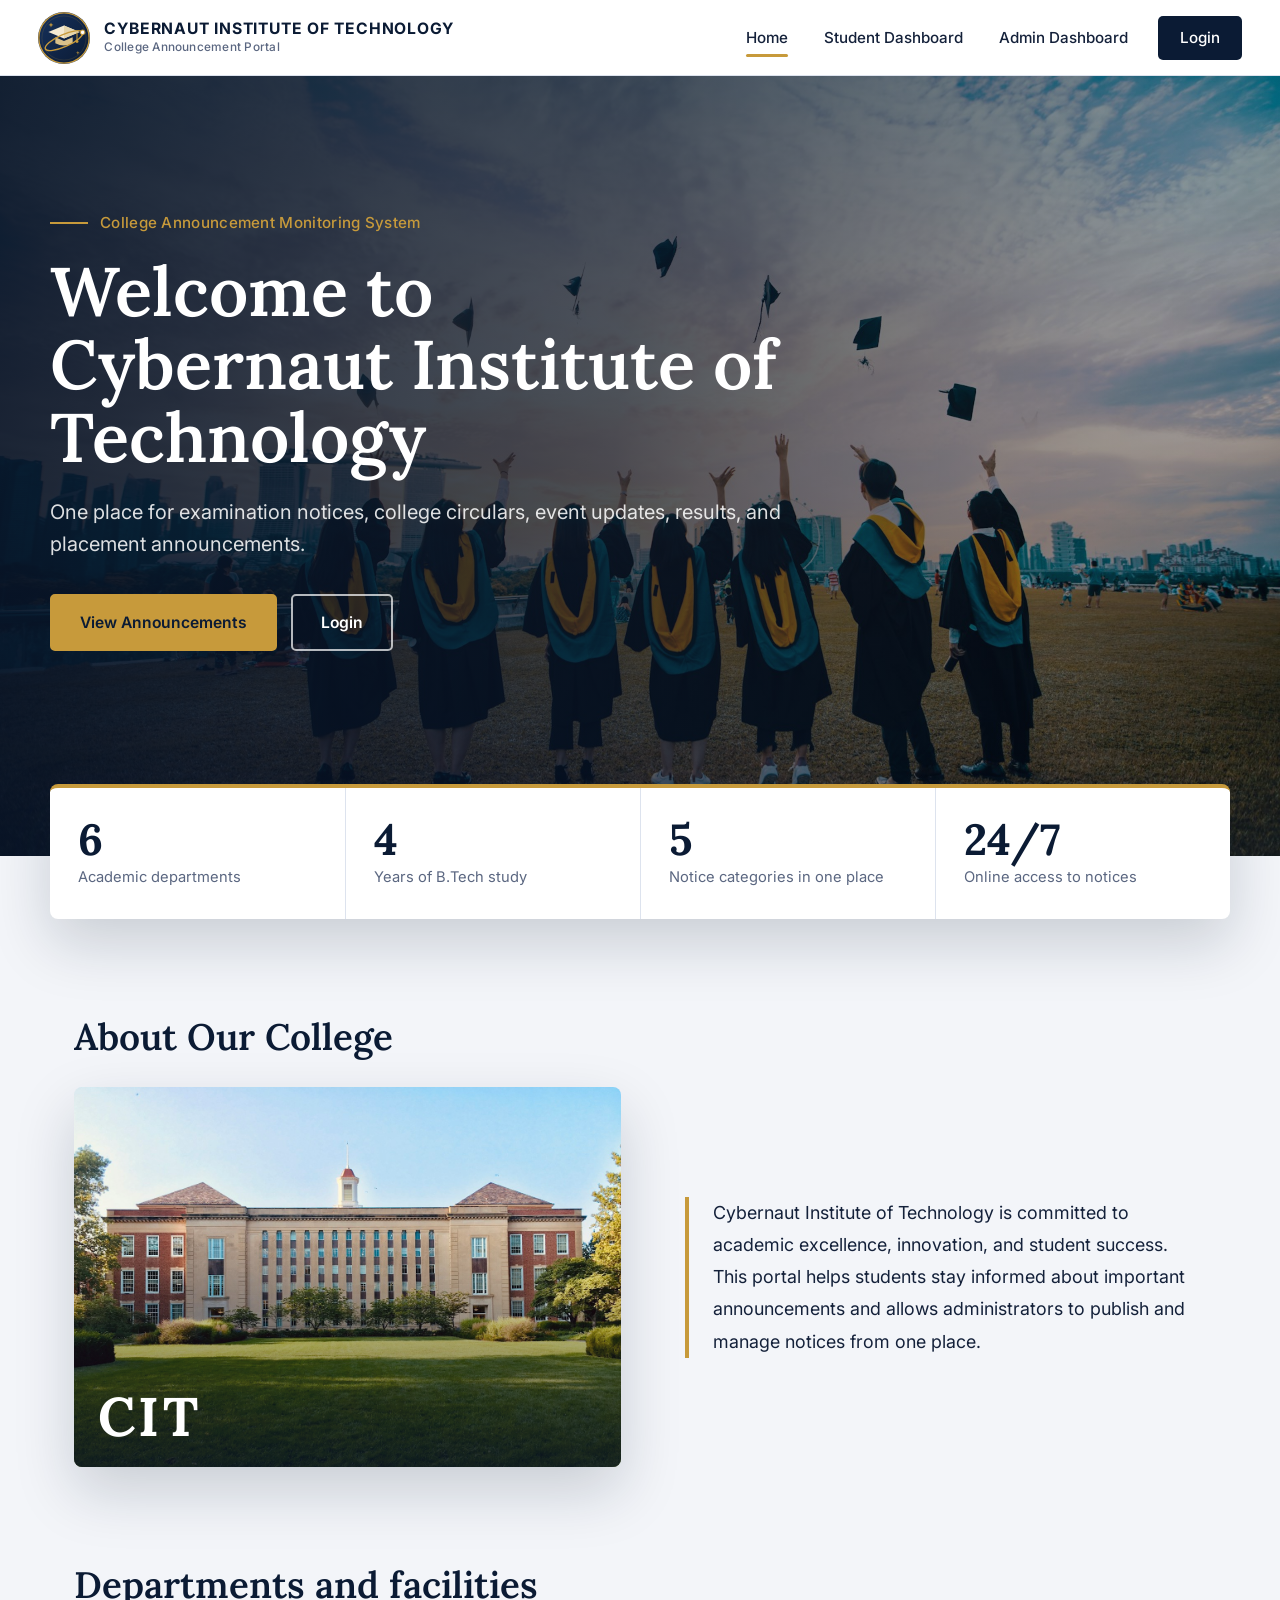
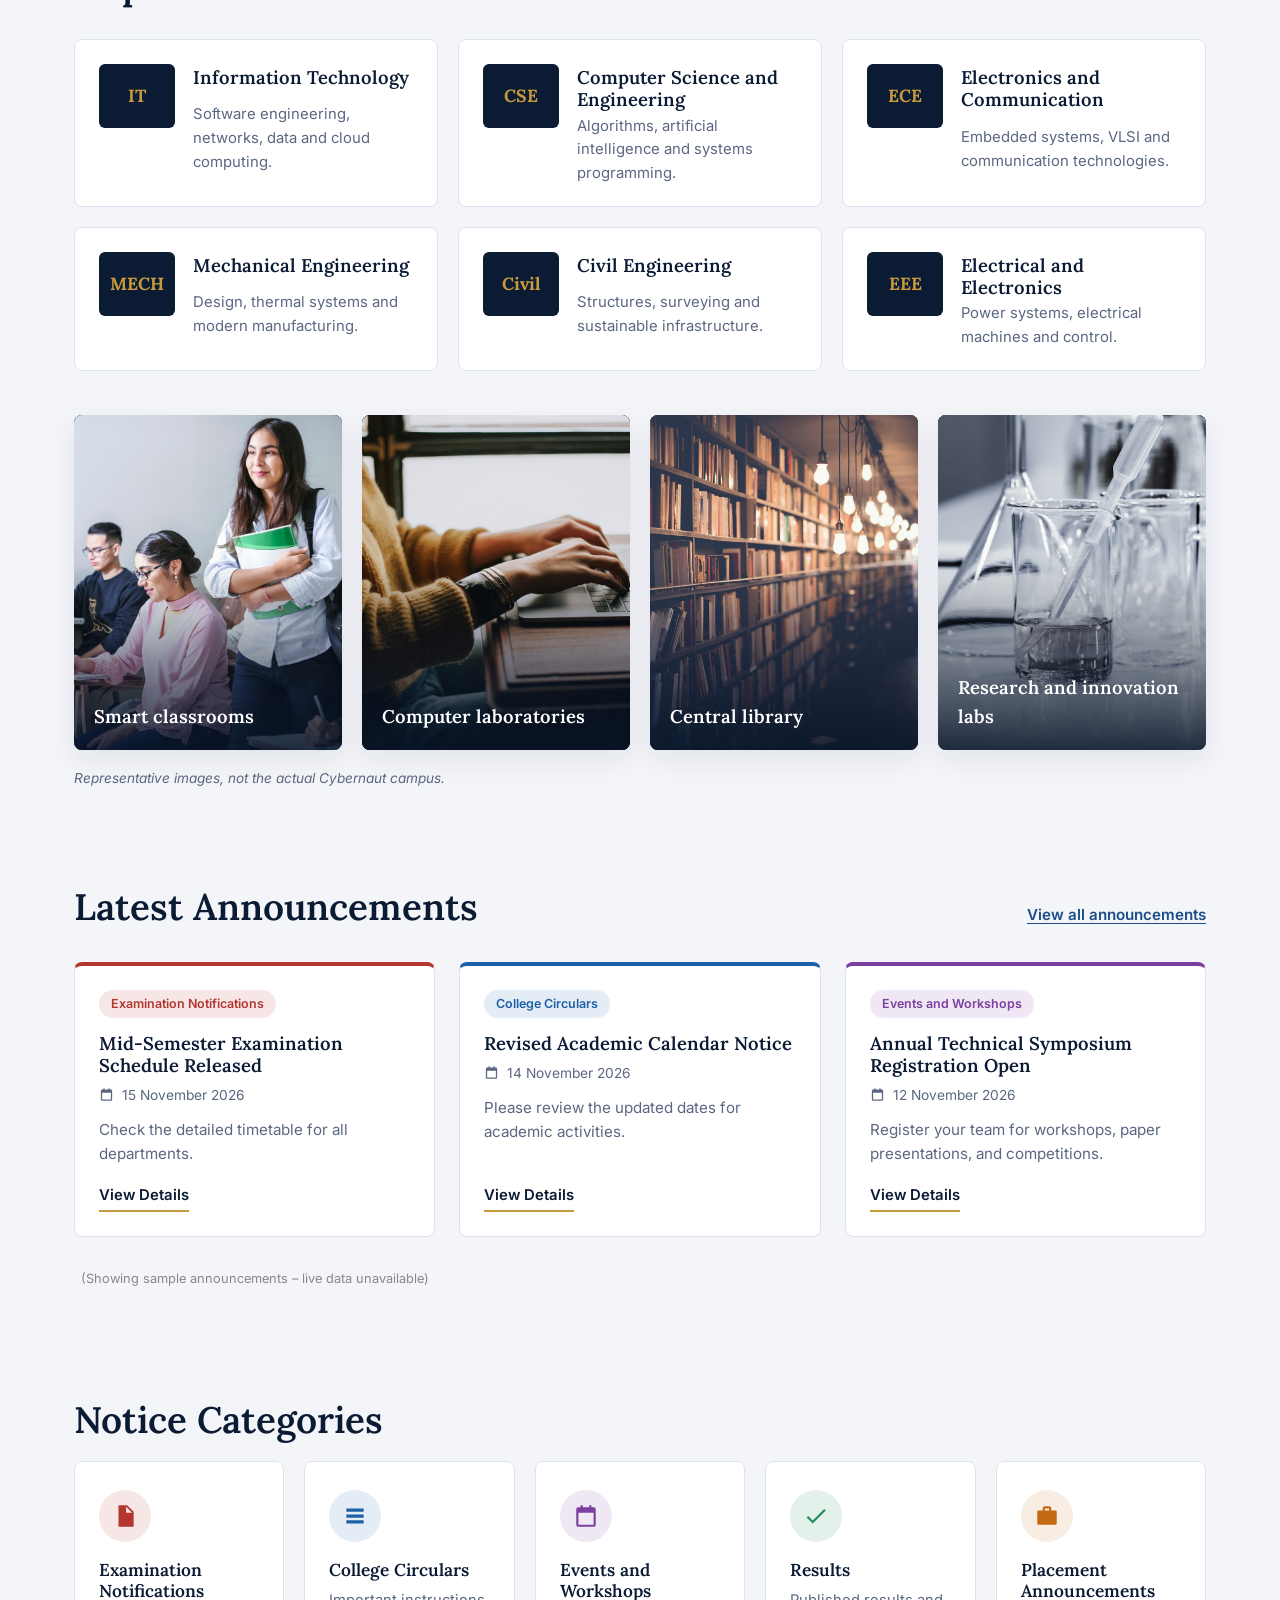
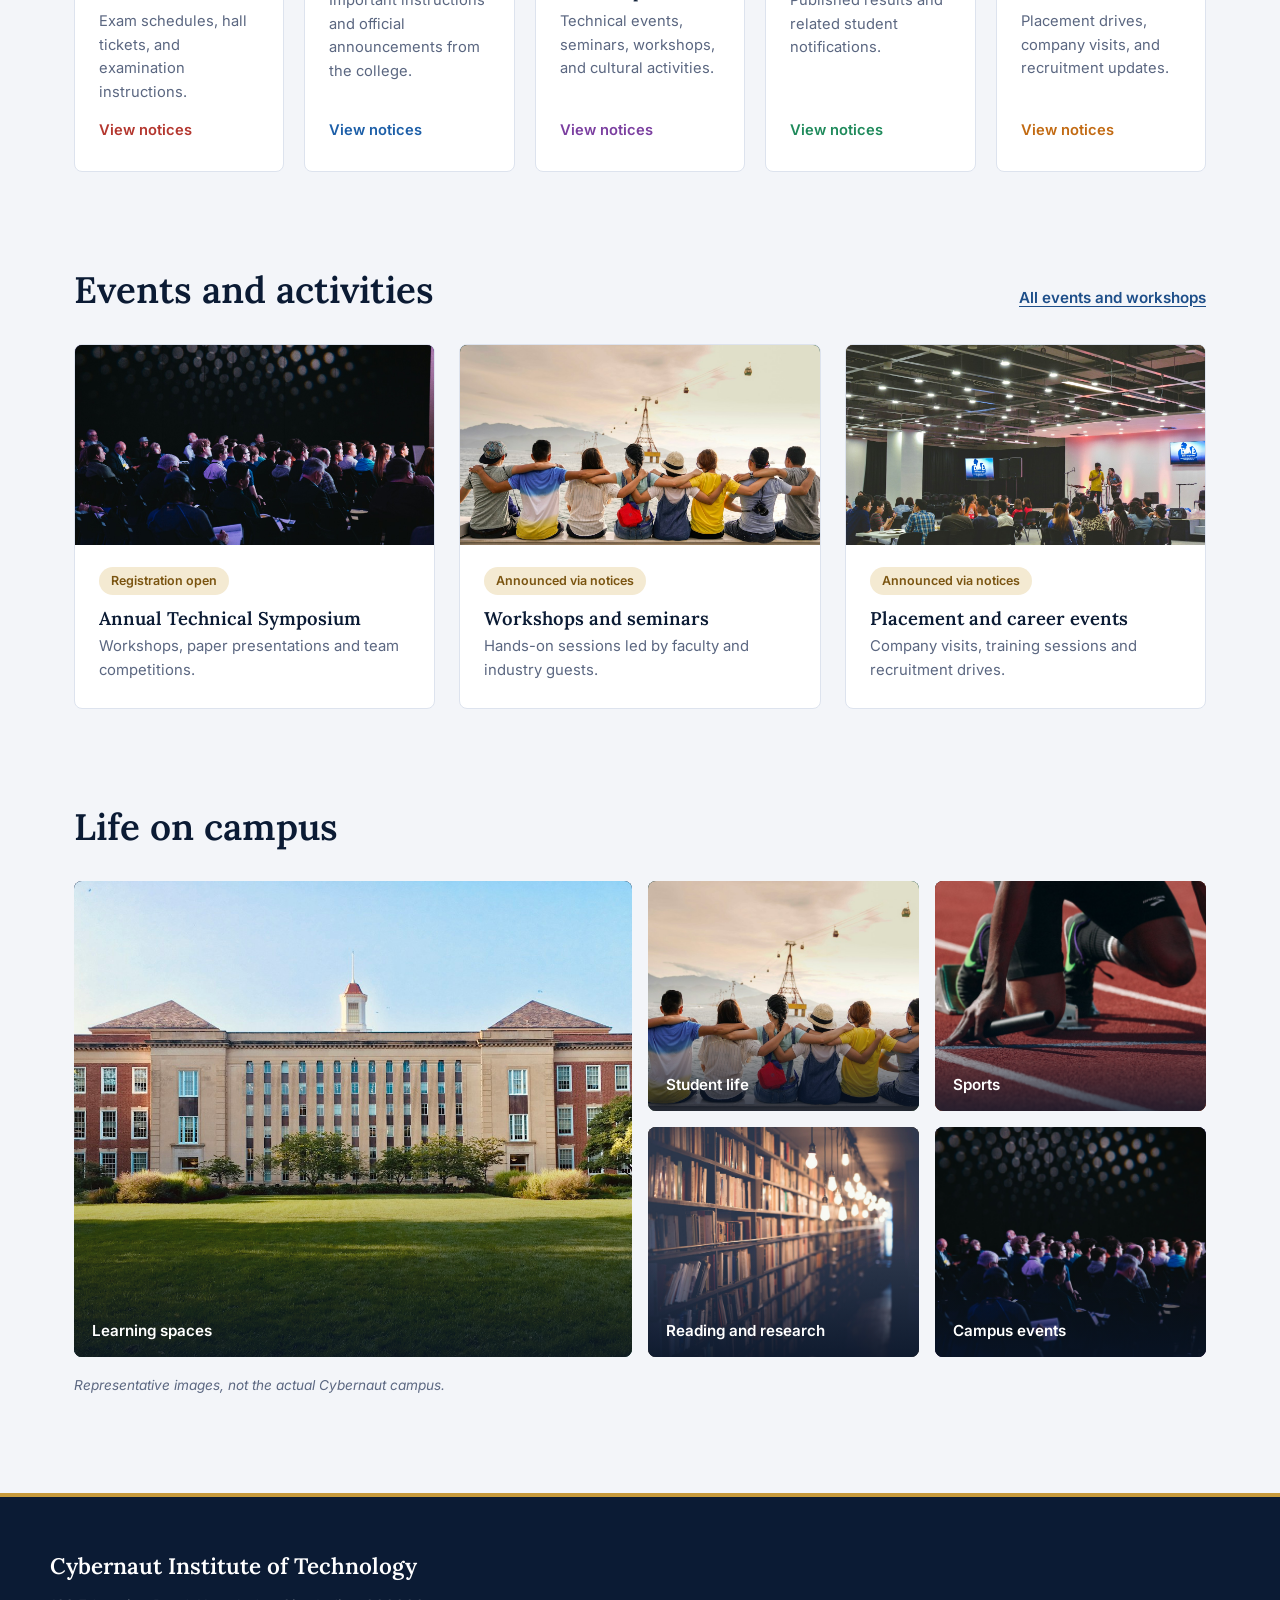
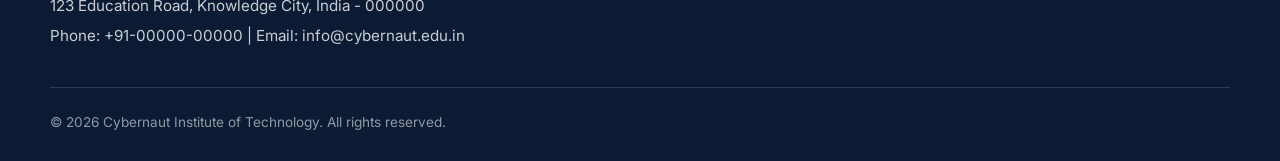
<file: cybernaut-institute/index.html>
<!DOCTYPE html>
<html lang="en">
<head>
  <meta charset="UTF-8">
  <meta name="viewport" content="width=device-width, initial-scale=1.0">
  <meta name="description" content="Official announcement portal of Cybernaut Institute of Technology.">
  <title>Home | Cybernaut Institute of Technology</title>
  <link rel="icon" type="image/svg+xml" href="images/logo.svg">

  <!-- All pages share this stylesheet and script. -->
  <link rel="stylesheet" href="css/style.css">
  <!-- Member 3: CSS for JS-injected components (toasts, modals, notifications, etc.) -->
  <link rel="stylesheet" href="css/member3-additions.css">
  <!-- type="module" is required for ES module imports (import/export syntax).
       Modules are automatically deferred, so the 'defer' attribute is not needed. -->
  <script type="module" src="js/script.js"></script>
</head>
<body class="page-home">
  <!-- ===== HEADER SECTION ===== -->
  <header class="site-header">
    <a href="index.html" class="logo-link" aria-label="Cybernaut Institute of Technology home">
      <!-- Replace the placeholder with: <img src="images/logo.png" alt="Cybernaut Institute of Technology logo" width="80" height="80"> -->
      <span class="logo-placeholder" aria-hidden="true">CIT</span>
      <span class="college-name">CYBERNAUT INSTITUTE OF TECHNOLOGY</span>
    </a>
  </header>

  <!-- ===== NAVIGATION SECTION ===== -->
  <nav class="main-navigation" aria-label="Main navigation">
    <a href="index.html" aria-current="page">Home</a>
    <a href="student-dashboard.html">Student Dashboard</a>
    <a href="admin-dashboard.html">Admin Dashboard</a>
    <a href="login.html">Login</a>
  </nav>

  <main>
    <!-- ===== WELCOME SECTION ===== -->
    <section class="welcome-section" aria-labelledby="welcome-heading">
      <p class="welcome-label">College Announcement Monitoring System</p>
      <h1 id="welcome-heading">Welcome to Cybernaut Institute of Technology</h1>
      <p class="welcome-text">
        One place for examination notices, college circulars, event updates, results,
        and placement announcements.
      </p>
      <div class="hero-actions">
        <a href="student-dashboard.html" class="button-link">View Announcements</a>
        <a href="login.html" class="button-link button-link-secondary">Login</a>
      </div>
    </section>


    <!-- ===== CAMPUS AT A GLANCE (added by Member 2 for the design) =====
         NOTE: figures below match the project's sample data. Replace with real college figures. -->
    <section class="stats-strip" aria-label="Campus at a glance">
      <div class="stat-item"><span class="stat-number">6</span><span class="stat-label">Academic departments</span></div>
      <div class="stat-item"><span class="stat-number">4</span><span class="stat-label">Years of B.Tech study</span></div>
      <div class="stat-item"><span class="stat-number">5</span><span class="stat-label">Notice categories in one place</span></div>
      <div class="stat-item"><span class="stat-number">24/7</span><span class="stat-label">Online access to notices</span></div>
    </section>

    <!-- ===== COLLEGE INTRODUCTION SECTION ===== -->
    <section class="college-introduction" aria-labelledby="introduction-heading">
      <h2 id="introduction-heading">About Our College</h2>
      <div class="introduction-content">
        <div class="introduction-logo photo photo-campus-building" aria-hidden="true"><span class="introduction-monogram">CIT</span></div>
        <p>
          Cybernaut Institute of Technology is committed to academic excellence, innovation,
          and student success. This portal helps students stay informed about important
          announcements and allows administrators to publish and manage notices from one place.
        </p>
      </div>
    </section>

    <!-- ===== DEPARTMENTS AND FACILITIES (added by Member 2 for the design) ===== -->
    <section class="departments-section" aria-labelledby="departments-heading">
      <div class="section-heading-row">
        <h2 id="departments-heading">Departments and facilities</h2>
      </div>
      <div class="department-grid">
        <article class="department-card"><span class="department-code">IT</span><h3>Information Technology</h3><p>Software engineering, networks, data and cloud computing.</p></article>
        <article class="department-card"><span class="department-code">CSE</span><h3>Computer Science and Engineering</h3><p>Algorithms, artificial intelligence and systems programming.</p></article>
        <article class="department-card"><span class="department-code">ECE</span><h3>Electronics and Communication</h3><p>Embedded systems, VLSI and communication technologies.</p></article>
        <article class="department-card"><span class="department-code">MECH</span><h3>Mechanical Engineering</h3><p>Design, thermal systems and modern manufacturing.</p></article>
        <article class="department-card"><span class="department-code">Civil</span><h3>Civil Engineering</h3><p>Structures, surveying and sustainable infrastructure.</p></article>
        <article class="department-card"><span class="department-code">EEE</span><h3>Electrical and Electronics</h3><p>Power systems, electrical machines and control.</p></article>
      </div>

      <div class="facility-grid">
        <figure class="facility-card"><div class="photo photo-classroom" role="img" aria-label="Representative image of a smart classroom"></div><figcaption>Smart classrooms</figcaption></figure>
        <figure class="facility-card"><div class="photo photo-computer-lab" role="img" aria-label="Representative image of a computer laboratory"></div><figcaption>Computer laboratories</figcaption></figure>
        <figure class="facility-card"><div class="photo photo-library" role="img" aria-label="Representative image of a library"></div><figcaption>Central library</figcaption></figure>
        <figure class="facility-card"><div class="photo photo-research-lab" role="img" aria-label="Representative image of a research laboratory"></div><figcaption>Research and innovation labs</figcaption></figure>
      </div>
      <p class="image-note">Representative images, not the actual Cybernaut campus.</p>
    </section>

    <!-- ===== LATEST ANNOUNCEMENTS PREVIEW SECTION ===== -->
    <section class="announcements-preview" aria-labelledby="latest-announcements-heading">
      <div class="section-heading-row">
        <h2 id="latest-announcements-heading">Latest Announcements</h2>
        <a href="student-dashboard.html">View all announcements</a>
      </div>

      <!-- FLASK: replace the three cards below with a loop over recent announcements. -->
      <div id="announcement-list" class="announcement-list">
        <article class="announcement-card" data-id="1" data-category="examination">
          <h3 class="announcement-title">Mid-Semester Examination Schedule Released</h3>
          <p class="announcement-date">15 November 2026</p>
          <span class="announcement-category">Examination Notifications</span>
          <p class="announcement-description">Check the detailed timetable for all departments.</p>
          <a href="#" class="view-details-link">View Details</a>
        </article>

        <article class="announcement-card" data-id="2" data-category="circular">
          <h3 class="announcement-title">Revised Academic Calendar Notice</h3>
          <p class="announcement-date">14 November 2026</p>
          <span class="announcement-category">College Circulars</span>
          <p class="announcement-description">Please review the updated dates for academic activities.</p>
          <a href="#" class="view-details-link">View Details</a>
        </article>

        <article class="announcement-card" data-id="3" data-category="events">
          <h3 class="announcement-title">Annual Technical Symposium Registration Open</h3>
          <p class="announcement-date">12 November 2026</p>
          <span class="announcement-category">Events and Workshops</span>
          <p class="announcement-description">Register your team for workshops, paper presentations, and competitions.</p>
          <a href="#" class="view-details-link">View Details</a>
        </article>
      </div>
    </section>

    <!-- ===== NOTICE CATEGORIES SECTION ===== -->
    <section class="notice-categories" aria-labelledby="categories-heading">
      <h2 id="categories-heading">Notice Categories</h2>
      <div class="category-grid">
        <article class="category-card">
          <h3>Examination Notifications</h3>
          <p>Exam schedules, hall tickets, and examination instructions.</p>
          <a href="student-dashboard.html#examination">View notices</a>
        </article>
        <article class="category-card">
          <h3>College Circulars</h3>
          <p>Important instructions and official announcements from the college.</p>
          <a href="student-dashboard.html#circular">View notices</a>
        </article>
        <article class="category-card">
          <h3>Events and Workshops</h3>
          <p>Technical events, seminars, workshops, and cultural activities.</p>
          <a href="student-dashboard.html#events">View notices</a>
        </article>
        <article class="category-card">
          <h3>Results</h3>
          <p>Published results and related student notifications.</p>
          <a href="student-dashboard.html#results">View notices</a>
        </article>
        <article class="category-card">
          <h3>Placement Announcements</h3>
          <p>Placement drives, company visits, and recruitment updates.</p>
          <a href="student-dashboard.html#placement">View notices</a>
        </article>
      </div>
    </section>

    <!-- ===== EVENTS AND ACTIVITIES (added by Member 2 for the design) ===== -->
    <section class="events-section" aria-labelledby="events-heading">
      <div class="section-heading-row">
        <h2 id="events-heading">Events and activities</h2>
        <a href="student-dashboard.html#events">All events and workshops</a>
      </div>
      <div class="event-grid">
        <article class="event-card"><div class="photo photo-events" role="img" aria-label="Representative image of a college event"></div><div class="event-body"><span class="event-status">Registration open</span><h3>Annual Technical Symposium</h3><p>Workshops, paper presentations and team competitions.</p></div></article>
        <article class="event-card"><div class="photo photo-student-activity" role="img" aria-label="Representative image of students working together"></div><div class="event-body"><span class="event-status">Announced via notices</span><h3>Workshops and seminars</h3><p>Hands-on sessions led by faculty and industry guests.</p></div></article>
        <article class="event-card"><div class="photo photo-graduation" role="img" aria-label="Representative image of a graduation ceremony"></div><div class="event-body"><span class="event-status">Announced via notices</span><h3>Placement and career events</h3><p>Company visits, training sessions and recruitment drives.</p></div></article>
      </div>
    </section>

    <!-- ===== CAMPUS LIFE GALLERY (added by Member 2 for the design) ===== -->
    <section class="campus-gallery" aria-labelledby="gallery-heading">
      <div class="section-heading-row">
        <h2 id="gallery-heading">Life on campus</h2>
      </div>
      <div class="gallery-grid">
        <figure class="gallery-item gallery-large"><div class="photo photo-campus-building" role="img" aria-label="Representative image of a modern campus building"></div><figcaption>Learning spaces</figcaption></figure>
        <figure class="gallery-item"><div class="photo photo-student-activity" role="img" aria-label="Representative image of students on campus"></div><figcaption>Student life</figcaption></figure>
        <figure class="gallery-item"><div class="photo photo-sports" role="img" aria-label="Representative image of campus sports"></div><figcaption>Sports</figcaption></figure>
        <figure class="gallery-item"><div class="photo photo-library" role="img" aria-label="Representative image of a library"></div><figcaption>Reading and research</figcaption></figure>
        <figure class="gallery-item"><div class="photo photo-events" role="img" aria-label="Representative image of a college event"></div><figcaption>Campus events</figcaption></figure>
      </div>
      <p class="image-note">Representative images, not the actual Cybernaut campus.</p>
    </section>
  </main>

  <!-- ===== FOOTER SECTION ===== -->
  <footer class="site-footer">
    <div>
      <h2>Cybernaut Institute of Technology</h2>
      <p>123 Education Road, Knowledge City, India - 000000</p>
      <p>Phone: +91-00000-00000 | Email: info@cybernaut.edu.in</p>
    </div>
    <p>&copy; 2026 Cybernaut Institute of Technology. All rights reserved.</p>
  </footer>
</body>
</html>
</file>
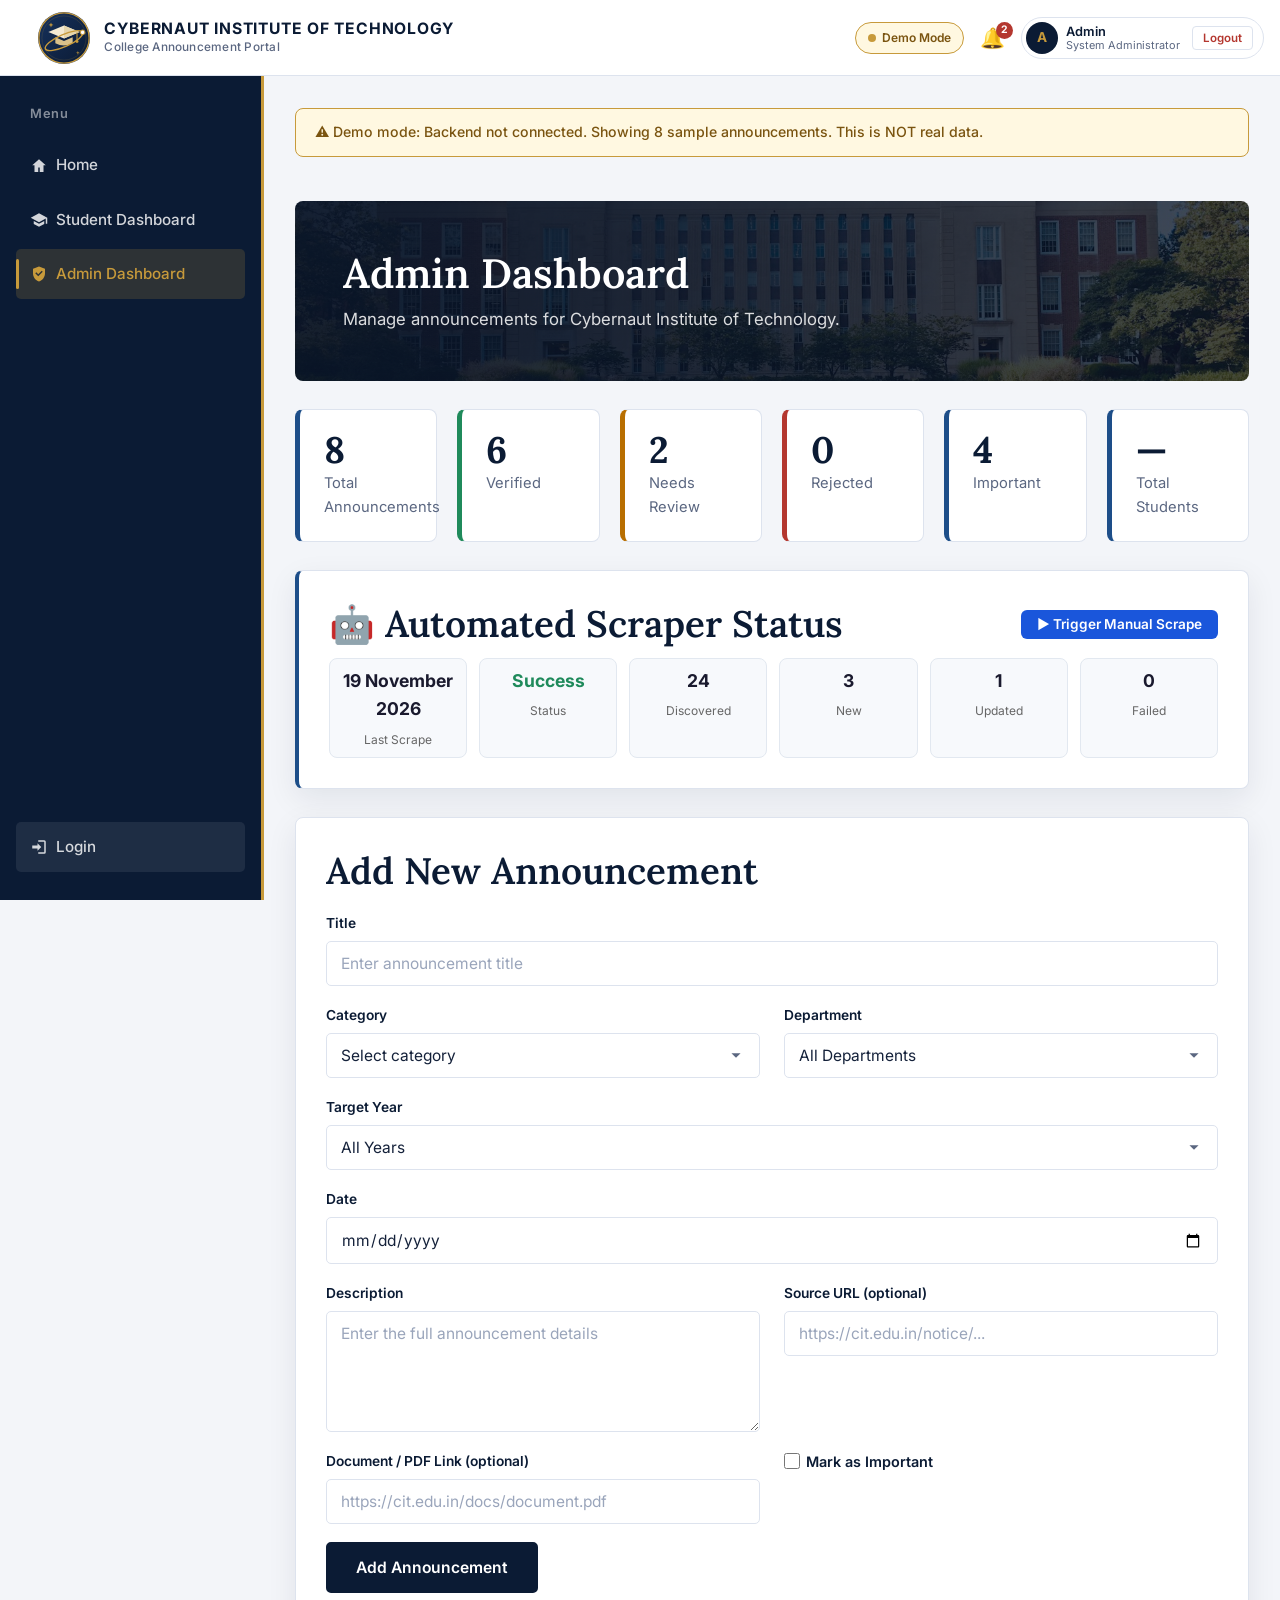
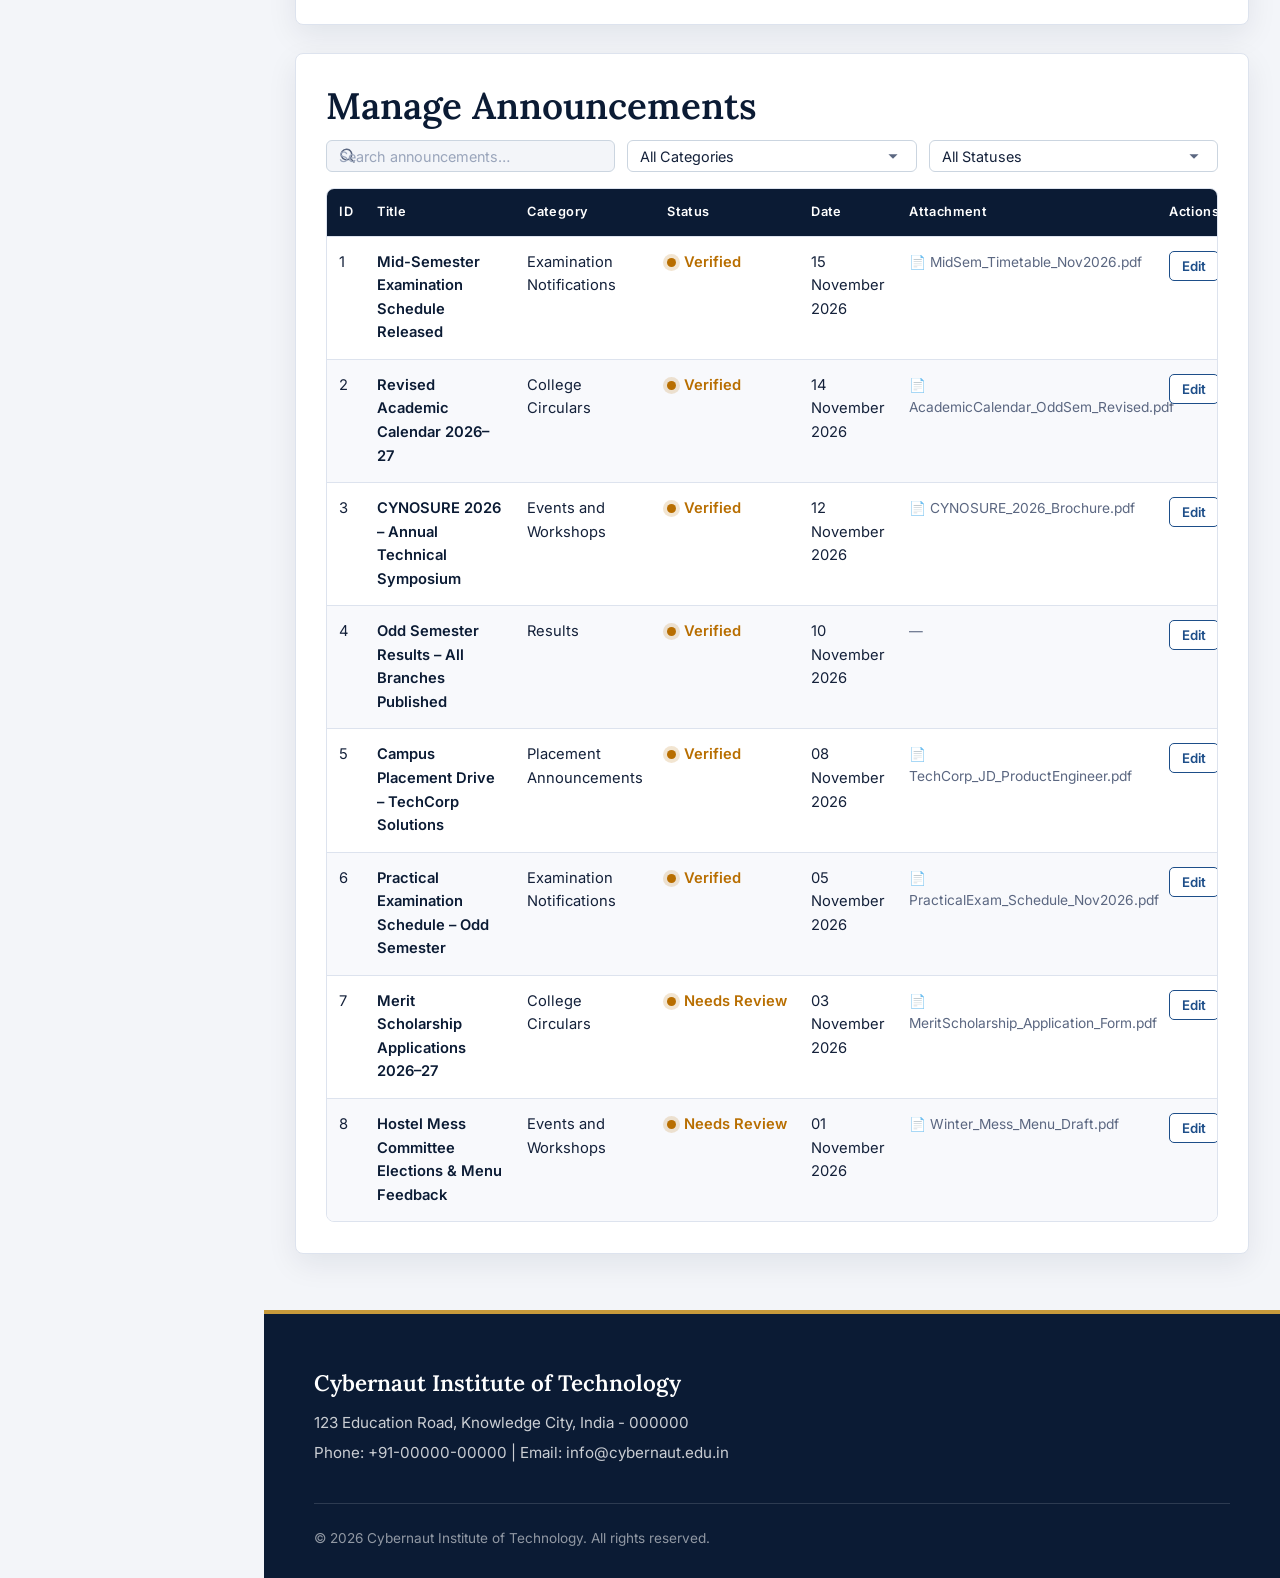
<file: cybernaut-institute/admin-dashboard.html>
<!DOCTYPE html>
<html lang="en">
<head>
  <meta charset="UTF-8">
  <meta name="viewport" content="width=device-width, initial-scale=1.0">
  <meta name="description" content="Admin dashboard for managing college announcements at Cybernaut Institute of Technology.">
  <title>Admin Dashboard | Cybernaut Institute of Technology</title>
  <link rel="icon" type="image/svg+xml" href="images/logo.svg">

  <link rel="stylesheet" href="css/style.css">
  <link rel="stylesheet" href="css/member3-additions.css">
  <script type="module" src="js/script.js"></script>
</head>
<body class="page-admin">
  <!-- ===== HEADER SECTION ===== -->
  <header class="site-header">
    <a href="index.html" class="logo-link" aria-label="Cybernaut Institute of Technology home">
      <span class="logo-placeholder" aria-hidden="true">CIT</span>
      <span class="college-name">CYBERNAUT INSTITUTE OF TECHNOLOGY</span>
    </a>
    <div class="header-right-controls" id="header-right-controls">
      <span class="status-pill" id="backend-status-pill"><span class="status-dot" id="status-dot"></span><span id="status-text">Checking…</span></span>
      <button type="button" class="notif-bell" id="notif-bell-btn" aria-label="Notifications">🔔<span class="notif-badge" id="notif-count-badge">0</span></button>
      <div class="user-pill" id="user-pill">
        <span class="user-avatar" id="user-avatar">A</span>
        <span class="user-info"><span class="user-name" id="admin-name-header">Admin</span><span class="user-dept" id="admin-role-header">System Administrator</span></span>
        <button type="button" class="logout-btn" id="logout-btn" aria-label="Logout">Logout</button>
      </div>
    </div>
  </header>

  <!-- ===== NAVIGATION SECTION ===== -->
  <nav class="main-navigation" aria-label="Main navigation">
    <a href="index.html">Home</a>
    <a href="student-dashboard.html">Student Dashboard</a>
    <a href="admin-dashboard.html" aria-current="page">Admin Dashboard</a>
    <a href="login.html">Login</a>
  </nav>

  <!-- Notification Panel -->
  <div class="notif-dropdown" id="notif-panel" role="dialog" aria-label="Notifications panel">
    <div class="notif-panel-header"><span>🔔 Notifications</span><button type="button" class="notif-mark-all-btn" id="notif-mark-all">Mark All as Read</button></div>
    <div class="notif-list" id="notif-list"></div>
  </div>

  <main class="dashboard-main admin-dashboard-main">
    <!-- ===== ADMIN WELCOME SECTION ===== -->
    <section class="dashboard-welcome" aria-labelledby="admin-welcome-heading">
      <h1 id="admin-welcome-heading">Admin Dashboard</h1>
      <p class="welcome-message">Manage announcements for Cybernaut Institute of Technology.</p>
    </section>

    <!-- ===== 6 STAT CARDS ===== -->
    <section class="dashboard-stats admin-stats-grid" aria-label="Announcement summary">
      <div class="stat-card"><span class="stat-number" id="admin-stat-total">0</span><span class="stat-label">Total Announcements</span></div>
      <div class="stat-card stat-verified"><span class="stat-number" id="admin-stat-verified">0</span><span class="stat-label">Verified</span></div>
      <div class="stat-card stat-review"><span class="stat-number" id="admin-stat-review">0</span><span class="stat-label">Needs Review</span></div>
      <div class="stat-card stat-rejected"><span class="stat-number" id="admin-stat-rejected">0</span><span class="stat-label">Rejected</span></div>
      <div class="stat-card"><span class="stat-number" id="admin-stat-important">0</span><span class="stat-label">Important</span></div>
      <div class="stat-card"><span class="stat-number" id="admin-stat-students">0</span><span class="stat-label">Total Students</span></div>
    </section>

    <!-- ===== SCRAPER HEALTH PANEL ===== -->
    <section class="admin-panel scraper-panel" id="scraping-status" aria-labelledby="scraper-heading">
      <div class="panel-header">
        <h2 id="scraper-heading">🤖 Automated Scraper Status</h2>
        <button type="button" class="trigger-scrape-btn" id="trigger-scrape-btn">▶ Trigger Manual Scrape</button>
      </div>
      <div class="scraper-grid" id="scraper-grid">
        <div class="scraper-stat"><strong id="scrape-last-time">—</strong><span>Last Scrape</span></div>
        <div class="scraper-stat"><strong id="scrape-status" class="scrape-ok">—</strong><span>Status</span></div>
        <div class="scraper-stat"><strong id="scrape-discovered">0</strong><span>Discovered</span></div>
        <div class="scraper-stat"><strong id="scrape-new">0</strong><span>New</span></div>
        <div class="scraper-stat"><strong id="scrape-updated">0</strong><span>Updated</span></div>
        <div class="scraper-stat"><strong id="scrape-failed">0</strong><span>Failed</span></div>
      </div>
    </section>

    <!-- ===== ADD ANNOUNCEMENT FORM SECTION ===== -->
    <section class="admin-panel" aria-labelledby="add-announcement-heading">
      <h2 id="add-announcement-heading">Add New Announcement</h2>
      <form id="announcement-form" class="announcement-form" action="#" method="post" enctype="multipart/form-data">
        <div class="form-group">
          <label for="announcement-title">Title</label>
          <input type="text" id="announcement-title" name="title" required placeholder="Enter announcement title">
        </div>
        <div class="form-group">
          <label for="announcement-category">Category</label>
          <select id="announcement-category" name="category" required>
            <option value="">Select category</option>
            <option value="examination">Examination Notifications</option>
            <option value="circular">College Circulars</option>
            <option value="events">Events and Workshops</option>
            <option value="results">Results</option>
            <option value="placement">Placement Announcements</option>
          </select>
        </div>
        <div class="form-group">
          <label for="announcement-department">Department</label>
          <select id="announcement-department" name="department">
            <option value="all">All Departments</option>
            <option value="IT">IT</option>
            <option value="CSE">CSE</option>
            <option value="ECE">ECE</option>
            <option value="MECH">Mechanical</option>
            <option value="Civil">Civil</option>
            <option value="EEE">EEE</option>
          </select>
        </div>
        <div class="form-group">
          <label for="announcement-year">Target Year</label>
          <select id="announcement-year" name="target_year">
            <option value="all">All Years</option>
            <option value="1">1st Year</option>
            <option value="2">2nd Year</option>
            <option value="3">3rd Year</option>
            <option value="4">4th Year</option>
          </select>
        </div>
        <div class="form-group">
          <label for="announcement-date">Date</label>
          <input type="date" id="announcement-date" name="date" required>
        </div>
        <div class="form-group">
          <label for="announcement-description">Description</label>
          <textarea id="announcement-description" name="description" required rows="5" placeholder="Enter the full announcement details"></textarea>
        </div>
        <div class="form-group">
          <label for="announcement-source-url">Source URL (optional)</label>
          <input type="url" id="announcement-source-url" name="source_url" placeholder="https://cit.edu.in/notice/...">
        </div>
        <div class="form-group">
          <label for="announcement-document-link">Document / PDF Link (optional)</label>
          <input type="url" id="announcement-document-link" name="document_link" placeholder="https://cit.edu.in/docs/document.pdf">
        </div>
        <div class="form-group form-check-row">
          <label><input type="checkbox" id="announcement-important" name="is_important"> Mark as Important</label>
        </div>
        <button type="submit" class="submit-button" id="form-submit-btn">Add Announcement</button>
        <span class="form-message" id="announcement-form-message" aria-live="polite"></span>
      </form>
    </section>

    <!-- ===== MANAGE ANNOUNCEMENTS TABLE SECTION ===== -->
    <section class="admin-panel" aria-labelledby="manage-announcements-heading">
      <div class="panel-header">
        <h2 id="manage-announcements-heading">Manage Announcements</h2>
      </div>
      <!-- Admin Search -->
      <div class="admin-search-row" id="admin-search-row">
        <input type="search" id="admin-search-input" placeholder="Search announcements…" autocomplete="off">
        <select id="admin-category-filter">
          <option value="all">All Categories</option>
          <option value="examination">Examination</option>
          <option value="circular">Circulars</option>
          <option value="events">Events</option>
          <option value="results">Results</option>
          <option value="placement">Placement</option>
        </select>
        <select id="admin-status-filter">
          <option value="all">All Statuses</option>
          <option value="Needs Review">Needs Review</option>
          <option value="Verified">Verified</option>
          <option value="Rejected">Rejected</option>
        </select>
      </div>
      <div class="table-wrapper">
        <table id="announcements-table" class="announcements-table">
          <thead>
            <tr>
              <th scope="col">ID</th>
              <th scope="col">Title</th>
              <th scope="col">Category</th>
              <th scope="col">Status</th>
              <th scope="col">Date</th>
              <th scope="col">Attachment</th>
              <th scope="col">Actions</th>
            </tr>
          </thead>
          <tbody id="announcement-table-body">
            <!-- Rows rendered dynamically by admin.js -->
          </tbody>
        </table>
      </div>
    </section>
  </main>

  <!-- ===== FOOTER SECTION ===== -->
  <footer class="site-footer">
    <div>
      <h2>Cybernaut Institute of Technology</h2>
      <p>123 Education Road, Knowledge City, India - 000000</p>
      <p>Phone: +91-00000-00000 | Email: info@cybernaut.edu.in</p>
    </div>
    <p>&copy; 2026 Cybernaut Institute of Technology. All rights reserved.</p>
  </footer>
</body>
</html>
</file>
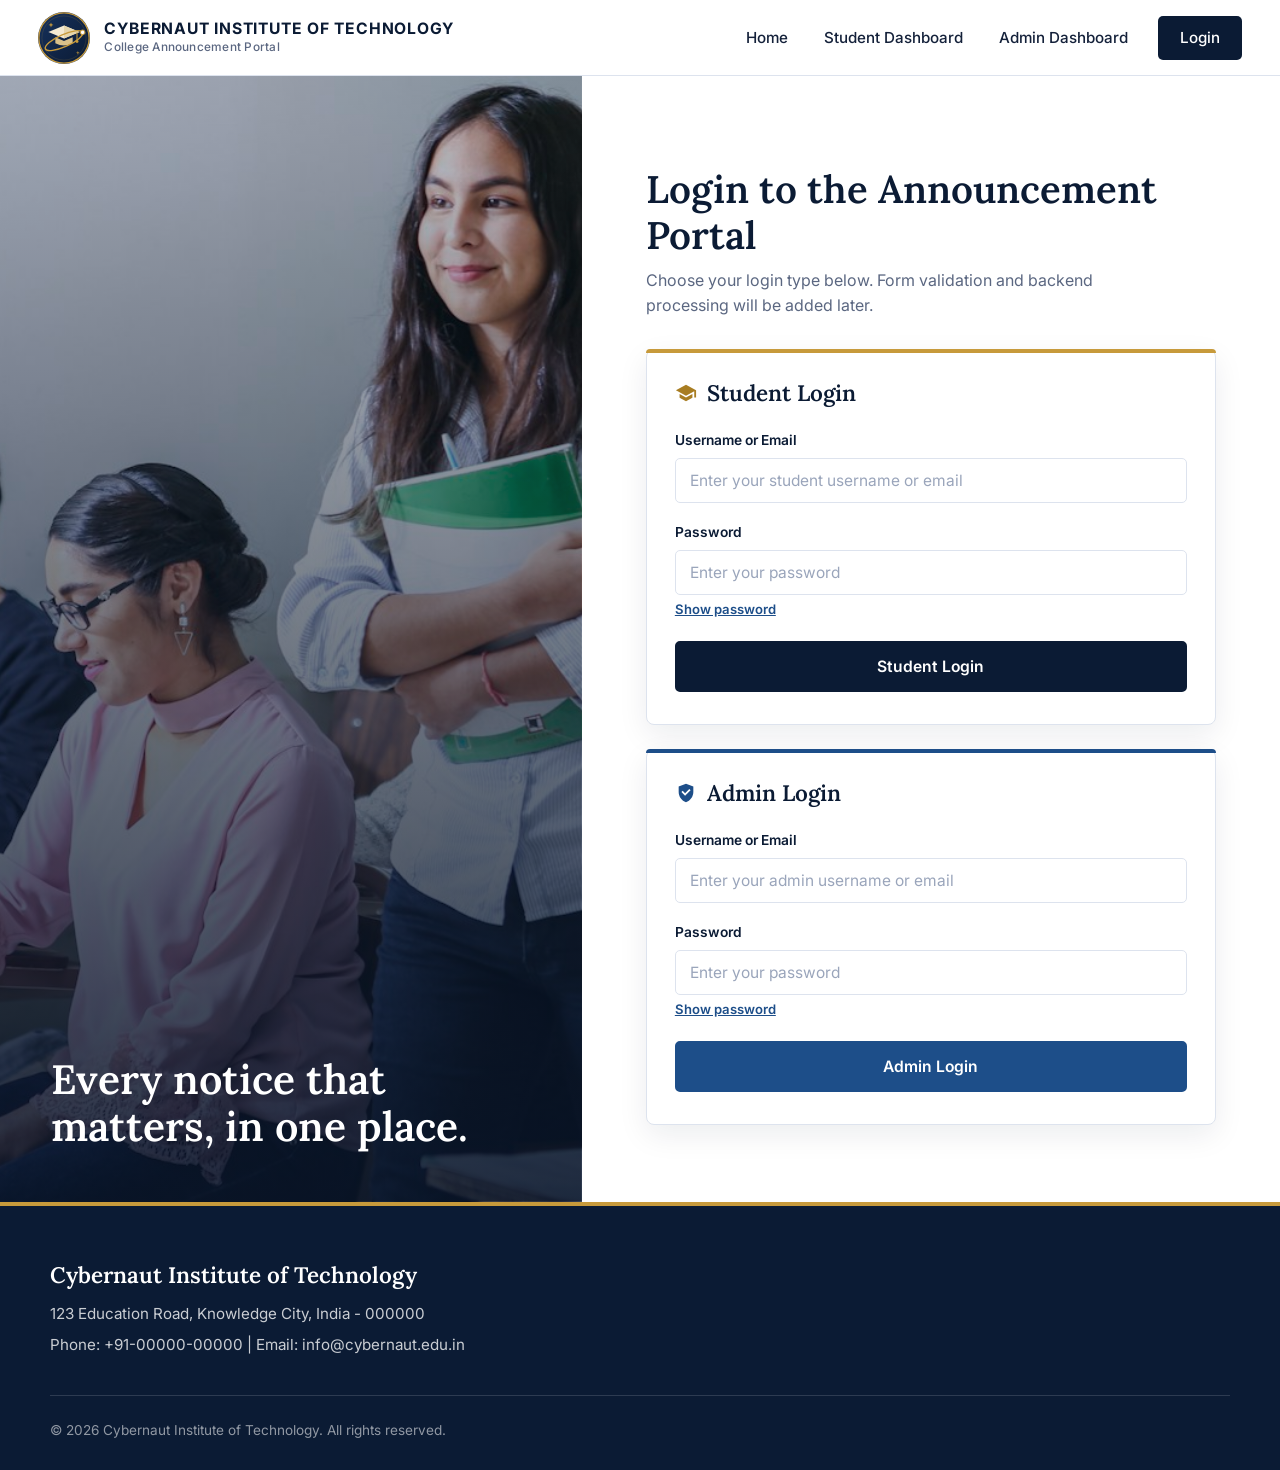
<file: cybernaut-institute/login.html>
<!DOCTYPE html>
<html lang="en">
<head>
  <meta charset="UTF-8">
  <meta name="viewport" content="width=device-width, initial-scale=1.0">
  <meta name="description" content="Student and admin login for the Cybernaut Institute of Technology announcement system.">
  <title>Login | Cybernaut Institute of Technology</title>
  <link rel="icon" type="image/svg+xml" href="images/logo.svg">

  <link rel="stylesheet" href="css/style.css">
  <!-- Member 3: CSS for JS-injected components (toasts, password toggle, etc.) -->
  <link rel="stylesheet" href="css/member3-additions.css">
  <!-- type="module" is required for ES module imports (import/export syntax). -->
  <script type="module" src="js/script.js"></script>
</head>
<body class="page-login">
  <!-- ===== HEADER SECTION ===== -->
  <header class="site-header">
    <a href="index.html" class="logo-link" aria-label="Cybernaut Institute of Technology home">
      <!-- Replace the placeholder with: <img src="images/logo.png" alt="Cybernaut Institute of Technology logo" width="80" height="80"> -->
      <span class="logo-placeholder" aria-hidden="true">CIT</span>
      <span class="college-name">CYBERNAUT INSTITUTE OF TECHNOLOGY</span>
    </a>
  </header>

  <!-- ===== NAVIGATION SECTION ===== -->
  <nav class="main-navigation" aria-label="Main navigation">
    <a href="index.html">Home</a>
    <a href="student-dashboard.html">Student Dashboard</a>
    <a href="admin-dashboard.html">Admin Dashboard</a>
    <a href="login.html" aria-current="page">Login</a>
  </nav>

  <main class="login-main">
    <h1>Login to the Announcement Portal</h1>
    <p class="page-intro">Choose your login type below. Form validation and backend processing will be added later.</p>

    <!-- ===== LOGIN FORMS SECTION ===== -->
    <section class="login-forms" aria-label="Login forms">

      <!-- Student login form -->
      <div class="login-panel">
        <h2>Student Login</h2>

        <!-- FLASK: form will POST to /student-login (Flask will verify student credentials). -->
        <form id="student-login-form" class="login-form" action="#" method="post">
          <div class="form-group">
            <label for="student-email">Username or Email</label>
            <input type="text" id="student-email" name="username" autocomplete="username" placeholder="Enter your student username or email">
            <span class="error-message" id="student-email-error" aria-live="polite"></span>
          </div>

          <div class="form-group">
            <label for="student-password">Password</label>
            <input type="password" id="student-password" name="password" autocomplete="current-password" placeholder="Enter your password">
            <span class="error-message" id="student-password-error" aria-live="polite"></span>
          </div>

          <button type="submit" class="login-button">Student Login</button>
          <span class="form-message" id="student-login-message" aria-live="polite"></span>
        </form>
      </div>

      <!-- Admin login form -->
      <div class="login-panel">
        <h2>Admin Login</h2>

        <!-- FLASK: form will POST to /admin-login (Flask will verify admin credentials). -->
        <form id="admin-login-form" class="login-form" action="#" method="post">
          <div class="form-group">
            <label for="admin-email">Username or Email</label>
            <input type="text" id="admin-email" name="username" autocomplete="username" placeholder="Enter your admin username or email">
            <span class="error-message" id="admin-email-error" aria-live="polite"></span>
          </div>

          <div class="form-group">
            <label for="admin-password">Password</label>
            <input type="password" id="admin-password" name="password" autocomplete="current-password" placeholder="Enter your password">
            <span class="error-message" id="admin-password-error" aria-live="polite"></span>
          </div>

          <button type="submit" class="login-button">Admin Login</button>
          <span class="form-message" id="admin-login-message" aria-live="polite"></span>
        </form>
      </div>
    </section>
  </main>

  <!-- ===== FOOTER SECTION ===== -->
  <footer class="site-footer">
    <div>
      <h2>Cybernaut Institute of Technology</h2>
      <p>123 Education Road, Knowledge City, India - 000000</p>
      <p>Phone: +91-00000-00000 | Email: info@cybernaut.edu.in</p>
    </div>
    <p>&copy; 2026 Cybernaut Institute of Technology. All rights reserved.</p>
  </footer>
</body>
</html>
</file>
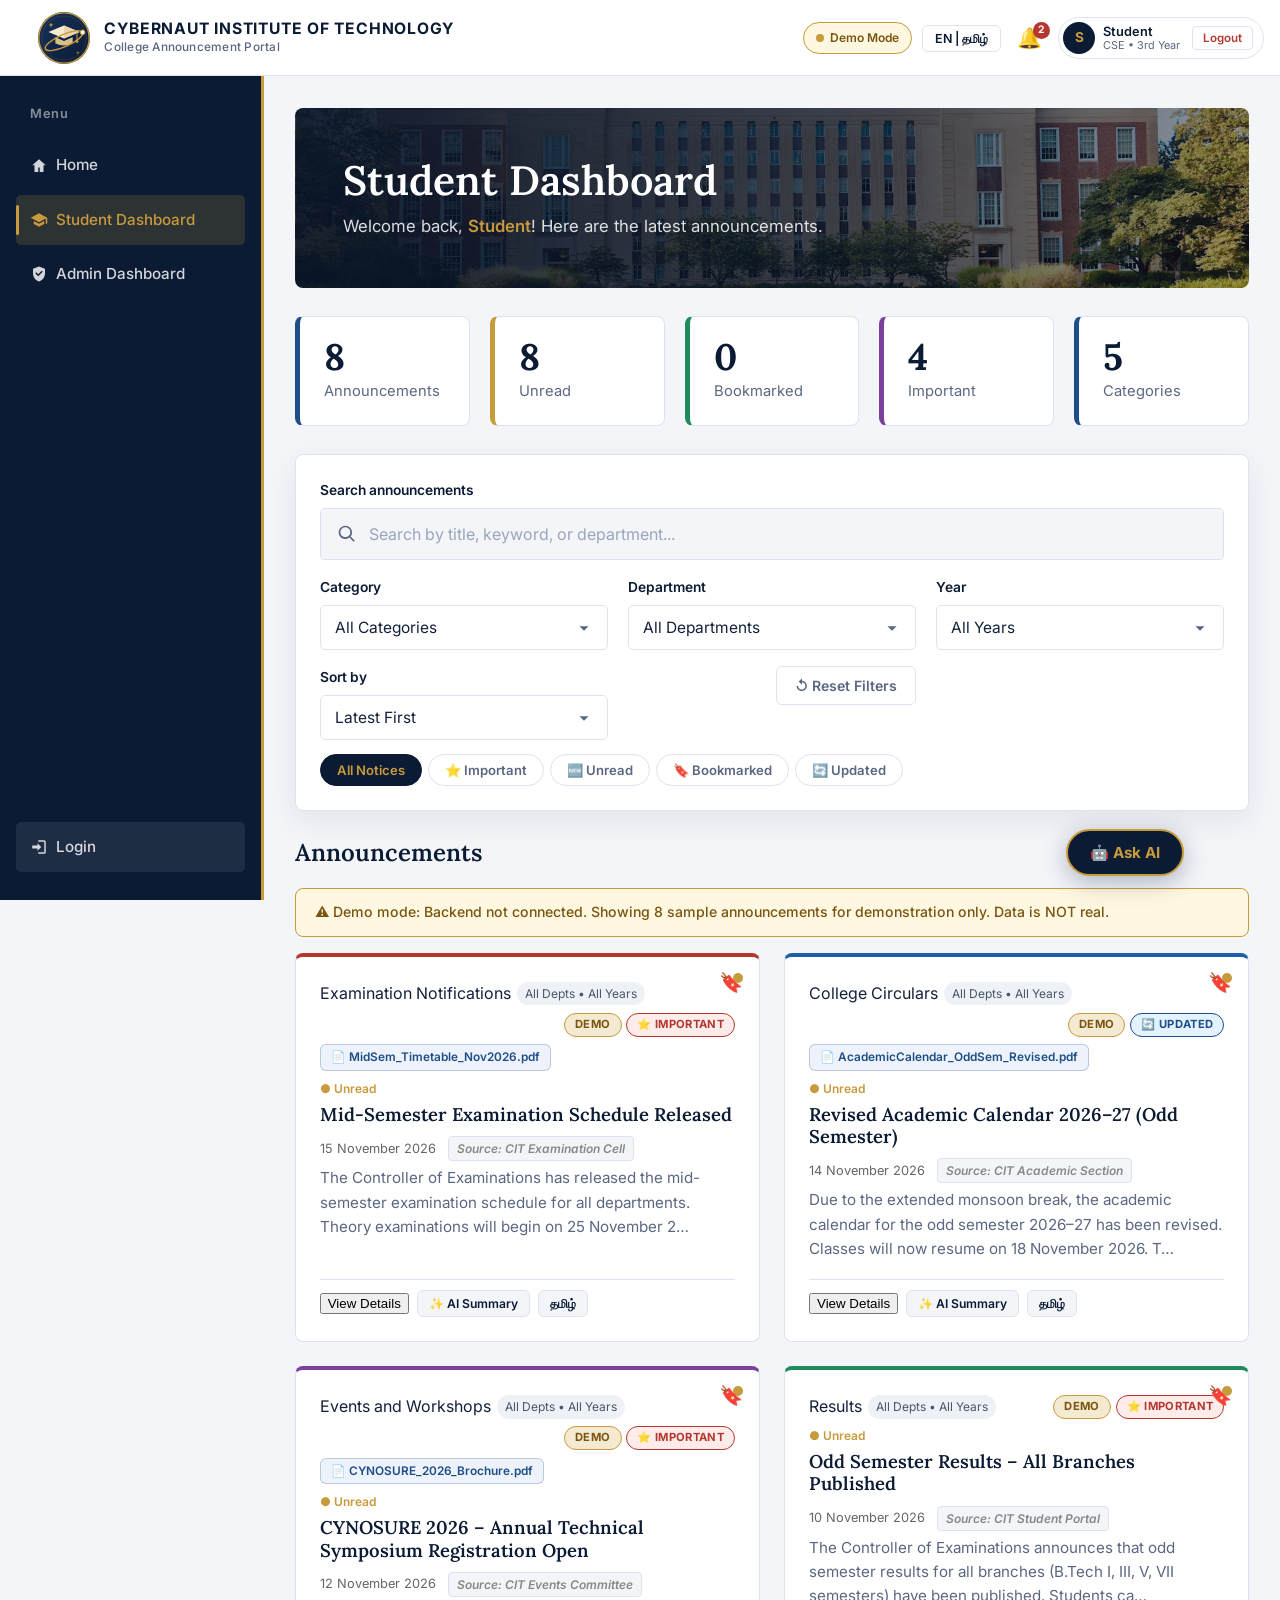
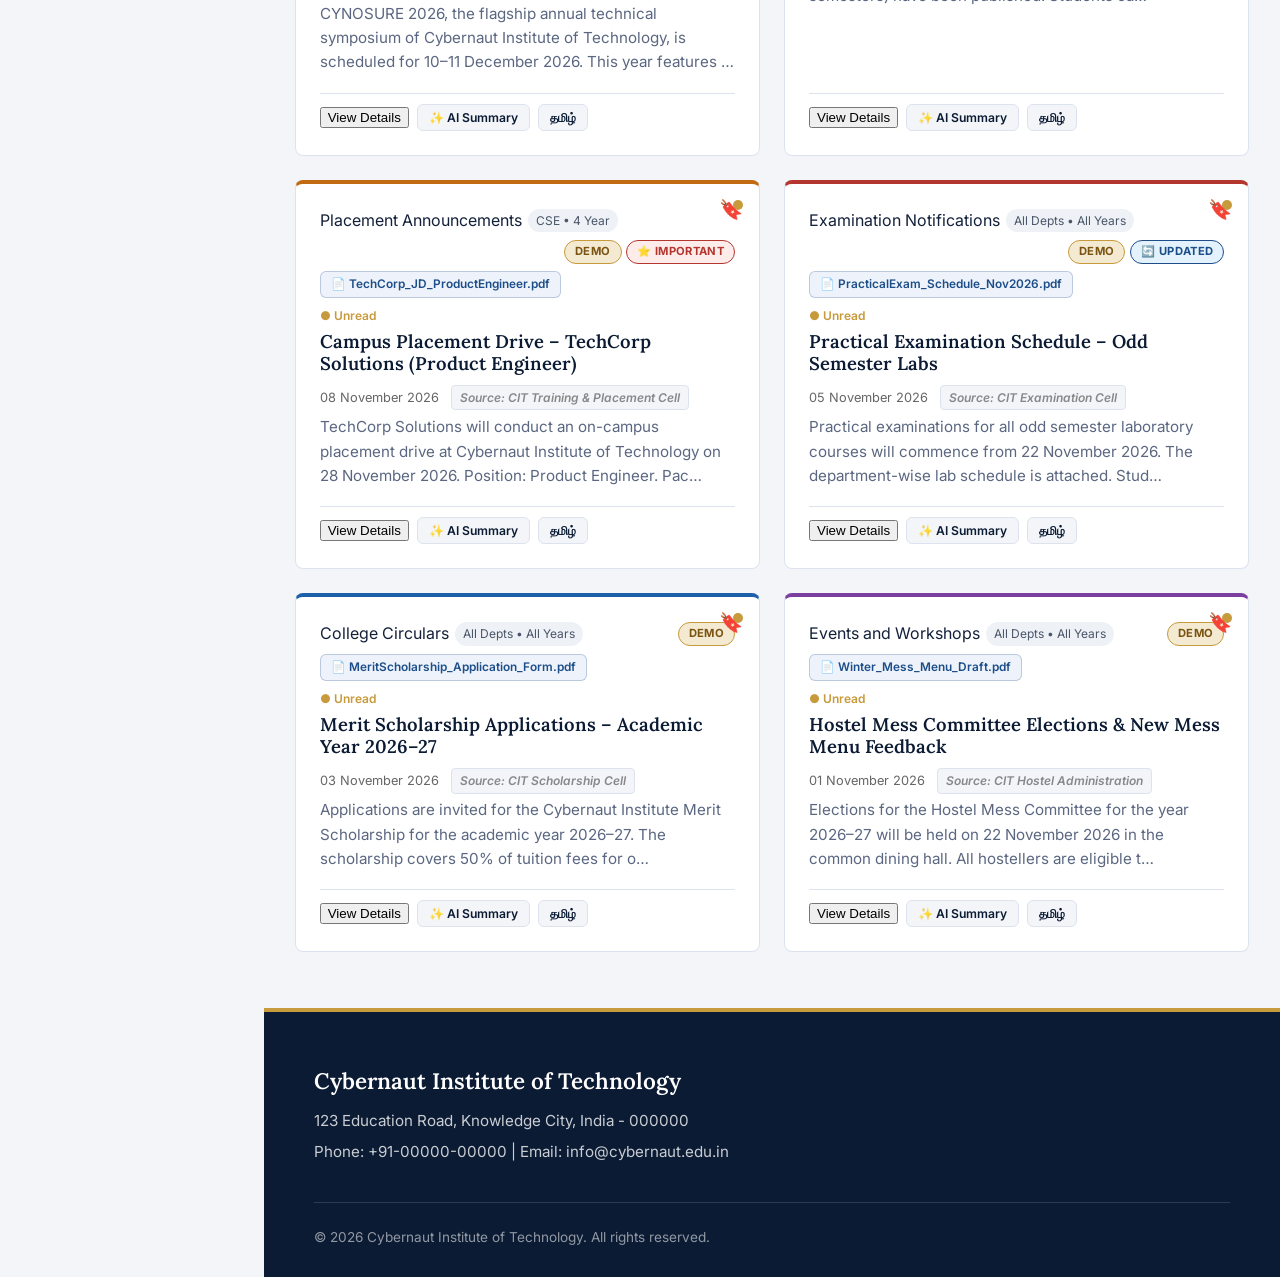
<file: cybernaut-institute/student-dashboard.html>
<!DOCTYPE html>
<html lang="en">
<head>
  <meta charset="UTF-8">
  <meta name="viewport" content="width=device-width, initial-scale=1.0">
  <meta name="description" content="Student dashboard for viewing college announcements at Cybernaut Institute of Technology.">
  <title>Student Dashboard | Cybernaut Institute of Technology</title>
  <link rel="icon" type="image/svg+xml" href="images/logo.svg">

  <link rel="stylesheet" href="css/style.css">
  <!-- Member 3: CSS for JS-injected components (toasts, modals, notifications, AI panel, etc.) -->
  <link rel="stylesheet" href="css/member3-additions.css">
  <!-- type="module" is required for ES module imports (import/export syntax). -->
  <script type="module" src="js/script.js"></script>
</head>
<body class="page-student">
  <!-- ===== HEADER SECTION ===== -->
  <header class="site-header">
    <a href="index.html" class="logo-link" aria-label="Cybernaut Institute of Technology home">
      <span class="logo-placeholder" aria-hidden="true">CIT</span>
      <span class="college-name">CYBERNAUT INSTITUTE OF TECHNOLOGY</span>
    </a>

    <!-- ===== HEADER RIGHT CONTROLS (injected area) ===== -->
    <div class="header-right-controls" id="header-right-controls">
      <!-- Backend Status Pill -->
      <span class="status-pill" id="backend-status-pill" title="Backend connection status">
        <span class="status-dot" id="status-dot"></span>
        <span id="status-text">Checking…</span>
      </span>
      <!-- Language Switcher -->
      <button type="button" class="lang-switch-btn" id="lang-switch-btn" aria-label="Toggle language between English and Tamil">
        EN | தமிழ்
      </button>
      <!-- Notification Bell -->
      <button type="button" class="notif-bell" id="notif-bell-btn" aria-label="Notifications">
        🔔
        <span class="notif-badge" id="notif-count-badge">3</span>
      </button>
      <!-- User Profile Pill -->
      <div class="user-pill" id="user-pill">
        <span class="user-avatar" id="user-avatar">S</span>
        <span class="user-info">
          <span class="user-name" id="student-name-header">Student</span>
          <span class="user-dept" id="student-dept-header">CSE • 3rd Year</span>
        </span>
        <button type="button" class="logout-btn" id="logout-btn" aria-label="Logout">Logout</button>
      </div>
    </div>
  </header>

  <!-- ===== NAVIGATION SECTION ===== -->
  <nav class="main-navigation" aria-label="Main navigation">
    <a href="index.html">Home</a>
    <a href="student-dashboard.html" aria-current="page">Student Dashboard</a>
    <a href="admin-dashboard.html">Admin Dashboard</a>
    <a href="login.html">Login</a>
  </nav>

  <!-- ===== NOTIFICATION DROPDOWN PANEL ===== -->
  <div class="notif-dropdown" id="notif-panel" role="dialog" aria-label="Notifications panel">
    <div class="notif-panel-header">
      <span>🔔 Notifications</span>
      <button type="button" class="notif-mark-all-btn" id="notif-mark-all">Mark All as Read</button>
    </div>
    <div class="notif-list" id="notif-list">
      <!-- Notifications rendered by JS -->
    </div>
  </div>

  <main class="dashboard-main">
    <!-- ===== WELCOME SECTION ===== -->
    <section class="dashboard-welcome" aria-labelledby="dashboard-welcome-heading">
      <h1 id="dashboard-welcome-heading">Student Dashboard</h1>
      <p class="welcome-message">Welcome back, <span id="student-name">Student</span>! Here are the latest announcements.</p>
    </section>

    <!-- ===== DASHBOARD STATISTICS ===== -->
    <section class="dashboard-stats" aria-label="Announcement statistics">
      <div class="stat-card"><span class="stat-number" id="stat-total">0</span><span class="stat-label">Announcements</span></div>
      <div class="stat-card"><span class="stat-number" id="stat-unread">0</span><span class="stat-label">Unread</span></div>
      <div class="stat-card"><span class="stat-number" id="stat-bookmarked">0</span><span class="stat-label">Bookmarked</span></div>
      <div class="stat-card"><span class="stat-number" id="stat-important">0</span><span class="stat-label">Important</span></div>
      <div class="stat-card"><span class="stat-number" id="stat-categories">0</span><span class="stat-label">Categories</span></div>
    </section>

    <!-- ===== DASHBOARD NAVIGATION / SEARCH & FILTER ===== -->
    <section class="dashboard-controls" aria-label="Search and filter announcements">
      <div class="search-filter-row">
        <!-- Search bar -->
        <div class="search-group">
          <label for="search-input">Search announcements</label>
          <input type="search" id="search-input" placeholder="Search by title, keyword, or department..." autocomplete="off">
        </div>

        <!-- Category filter dropdown -->
        <div class="filter-group">
          <label for="category-filter">Category</label>
          <select id="category-filter">
            <option value="all">All Categories</option>
            <option value="examination">Examination Notifications</option>
            <option value="circular">College Circulars</option>
            <option value="events">Events and Workshops</option>
            <option value="results">Results</option>
            <option value="placement">Placement Announcements</option>
          </select>
        </div>

        <!-- Department filter dropdown -->
        <div class="filter-group">
          <label for="department-filter">Department</label>
          <select id="department-filter">
            <option value="all">All Departments</option>
            <option value="IT">IT</option>
            <option value="CSE">CSE</option>
            <option value="ECE">ECE</option>
            <option value="MECH">Mechanical</option>
            <option value="Civil">Civil</option>
            <option value="EEE">EEE</option>
          </select>
        </div>

        <!-- Year filter -->
        <div class="filter-group">
          <label for="year-filter">Year</label>
          <select id="year-filter">
            <option value="all">All Years</option>
            <option value="1">1st Year</option>
            <option value="2">2nd Year</option>
            <option value="3">3rd Year</option>
            <option value="4">4th Year</option>
          </select>
        </div>

        <!-- Sort dropdown -->
        <div class="filter-group">
          <label for="sort-select">Sort by</label>
          <select id="sort-select">
            <option value="newest">Latest First</option>
            <option value="oldest">Oldest First</option>
            <option value="updated">Recently Updated</option>
            <option value="important">Important First</option>
            <option value="alphabetical">Alphabetical (A–Z)</option>
          </select>
        </div>

        <!-- Reset button -->
        <div class="filter-group filter-group-btn">
          <button type="button" id="reset-filters-btn" class="reset-btn" aria-label="Reset all filters">↺ Reset Filters</button>
        </div>
      </div>

      <!-- ===== QUICK FILTER TABS ===== -->
      <div class="quick-filter-tabs" id="quick-filter-tabs" role="tablist" aria-label="Quick filter tabs">
        <button type="button" class="quick-tab active" data-filter="all" role="tab" aria-selected="true">All Notices</button>
        <button type="button" class="quick-tab" data-filter="important" role="tab" aria-selected="false">⭐ Important</button>
        <button type="button" class="quick-tab" data-filter="unread" role="tab" aria-selected="false">🆕 Unread</button>
        <button type="button" class="quick-tab" data-filter="bookmarked" role="tab" aria-selected="false">🔖 Bookmarked</button>
        <button type="button" class="quick-tab" data-filter="updated" role="tab" aria-selected="false">🔄 Updated</button>
      </div>
    </section>

    <!-- ===== ANNOUNCEMENT DISPLAY SECTION ===== -->
    <section class="announcements-section" aria-labelledby="announcements-heading">
      <h2 id="announcements-heading">Announcements</h2>
      <!-- Cards rendered dynamically by JS. Static fallbacks removed. -->
      <div id="announcement-list" class="announcement-list"></div>
    </section>

    <!-- ===== BOOKMARKS SECTION (populated by JS) ===== -->
    <section id="bookmarks-section" class="bookmarks-section" style="display:none;" aria-labelledby="bookmarks-heading">
      <h2 id="bookmarks-heading">🔖 Saved Announcements</h2>
      <div id="bookmarks-list" class="announcement-list"></div>
    </section>
  </main>

  <!-- ===== FLOATING AI CHAT WIDGET ===== -->
  <div class="ai-fab-container" id="ai-fab-container">
    <!-- FAB Button -->
    <button type="button" class="ai-fab-btn" id="ai-fab-btn" aria-label="Open AI Assistant">
      🤖 Ask AI
    </button>

    <!-- Chat Drawer -->
    <div class="ai-chat-drawer" id="ai-chat-drawer" role="dialog" aria-label="AI Assistant" style="display:none;">
      <div class="ai-chat-header">
        <span class="ai-chat-title">🤖 AI Assistant</span>
        <button type="button" class="ai-chat-close" id="ai-chat-close" aria-label="Close AI chat">✕</button>
      </div>
      <div class="ai-chat-body" id="ai-chat-body">
        <p class="ai-chat-welcome">Ask me anything about college announcements!</p>
      </div>
      <!-- Quick Prompt Chips -->
      <div class="ai-prompt-chips" id="ai-prompt-chips">
        <button type="button" class="prompt-chip" data-prompt="Show upcoming exams">📝 Upcoming exams</button>
        <button type="button" class="prompt-chip" data-prompt="Any placement drives this week?">💼 Placement drives</button>
        <button type="button" class="prompt-chip" data-prompt="Summarize important notices">⭐ Important notices</button>
      </div>
      <div class="ai-chat-input-row">
        <button type="button" class="ai-voice-btn" id="ai-voice-btn" aria-label="Voice input">🎙️</button>
        <input type="text" class="ai-chat-input" id="ai-chat-input" placeholder="Type your question…" autocomplete="off">
        <button type="button" class="ai-send-btn" id="ai-send-btn" aria-label="Send question">➤</button>
      </div>
      <div class="ai-voice-status" id="ai-voice-status" style="display:none;">
        <span class="voice-wave">●●●</span> <span id="voice-status-text">Listening…</span>
      </div>
    </div>
  </div>

  <!-- ===== DETAIL MODAL (populated by JS) ===== -->
  <div id="announcement-detail-modal" class="modal-overlay" aria-hidden="true" role="dialog" aria-modal="true"></div>

  <!-- ===== FOOTER SECTION ===== -->
  <footer class="site-footer">
    <div>
      <h2>Cybernaut Institute of Technology</h2>
      <p>123 Education Road, Knowledge City, India - 000000</p>
      <p>Phone: +91-00000-00000 | Email: info@cybernaut.edu.in</p>
    </div>
    <p>&copy; 2026 Cybernaut Institute of Technology. All rights reserved.</p>
  </footer>
</body>
</html>
</file>
<file: cybernaut-institute/css/style.css>
/* ==========================================================================
   CYBERNAUT INSTITUTE OF TECHNOLOGY - Announcement Portal
   Member 2: UI/UX and CSS
   Pages: index, login, student-dashboard, admin-dashboard
   Rule: this file only styles the existing HTML. IDs, classes, form names and
   data-attributes are untouched. To change the theme, edit the :root variables.
   ========================================================================== */

@import url("https://fonts.googleapis.com/css2?family=Inter:wght@400;500;600;700&family=Lora:wght@500;600;700&display=swap");

/* ===== 1. THEME VARIABLES (change colours and fonts here) ===== */
:root {
  --navy: #0b1b34;
  --navy-2: #13294b;
  --blue: #1d4e89;
  --gold: #c79a3b;
  --gold-dark: #a87d22;
  --gold-soft: #f4ead2;
  --bg: #f3f5f9;
  --white: #ffffff;
  --ink: #14213a;
  --muted: #5b6781;
  --line: #dde3ee;

  --red: #b4372f;
  --green: #1f8a5b;
  --amber: #b86e00;
  --purple: #7b3fa0;
  --sky: #1d5fa8;
  --orange: #c26a12;

  --font-head: "Lora", Georgia, "Times New Roman", serif;
  --font-body: "Inter", "Segoe UI", system-ui, -apple-system, Arial, sans-serif;

  --header-h: 76px;
  --sidebar-w: 264px;
  --container: 1180px;
  --radius: 8px;
  --radius-sm: 5px;
  --shadow: 0 10px 30px rgba(11, 27, 52, 0.08);
  --shadow-lg: 0 24px 60px rgba(11, 27, 52, 0.18);
}

/* ===== 2. ICONS (mask images so they take the text colour) ===== */
:root {
  --i-home: url("data:image/svg+xml,%3Csvg xmlns='http://www.w3.org/2000/svg' viewBox='0 0 24 24'%3E%3Cpath d='M12 3l9 8h-3v9h-5v-6h-2v6H6v-9H3z'/%3E%3C/svg%3E");
  --i-cap: url("data:image/svg+xml,%3Csvg xmlns='http://www.w3.org/2000/svg' viewBox='0 0 24 24'%3E%3Cpath d='M12 3L1 9l11 6 9-4.9V17h2V9L12 3zM5 13.2v4L12 21l7-3.8v-4L12 17l-7-3.8z'/%3E%3C/svg%3E");
  --i-shield: url("data:image/svg+xml,%3Csvg xmlns='http://www.w3.org/2000/svg' viewBox='0 0 24 24'%3E%3Cpath d='M12 2l8 3v6c0 5-3.4 9.7-8 11-4.6-1.3-8-6-8-11V5l8-3zm-1 13l6-6-1.4-1.4L11 12.2 8.4 9.6 7 11l4 4z'/%3E%3C/svg%3E");
  --i-login: url("data:image/svg+xml,%3Csvg xmlns='http://www.w3.org/2000/svg' viewBox='0 0 24 24'%3E%3Cpath d='M10 17l5-5-5-5v3H3v4h7v3zM19 3h-8v2h8v14h-8v2h8a2 2 0 002-2V5a2 2 0 00-2-2z'/%3E%3C/svg%3E");
  --i-calendar: url("data:image/svg+xml,%3Csvg xmlns='http://www.w3.org/2000/svg' viewBox='0 0 24 24'%3E%3Cpath d='M7 2v2H5a2 2 0 00-2 2v14a2 2 0 002 2h14a2 2 0 002-2V6a2 2 0 00-2-2h-2V2h-2v2H9V2H7zM5 9h14v11H5V9z'/%3E%3C/svg%3E");
  --i-doc: url("data:image/svg+xml,%3Csvg xmlns='http://www.w3.org/2000/svg' viewBox='0 0 24 24'%3E%3Cpath d='M6 2h8l6 6v14H6V2zm7 1.5V9h5.5L13 3.5zM8 13h8v2H8v-2zm0 4h8v2H8v-2z'/%3E%3C/svg%3E");
  --i-check: url("data:image/svg+xml,%3Csvg xmlns='http://www.w3.org/2000/svg' viewBox='0 0 24 24'%3E%3Cpath d='M9 16.2L4.8 12l-1.4 1.4L9 19 21 7l-1.4-1.4z'/%3E%3C/svg%3E");
  --i-briefcase: url("data:image/svg+xml,%3Csvg xmlns='http://www.w3.org/2000/svg' viewBox='0 0 24 24'%3E%3Cpath d='M10 3h4a2 2 0 012 2v2h4a1 1 0 011 1v11a1 1 0 01-1 1H4a1 1 0 01-1-1V8a1 1 0 011-1h4V5a2 2 0 012-2zm0 2v2h4V5h-4z'/%3E%3C/svg%3E");
  --i-list: url("data:image/svg+xml,%3Csvg xmlns='http://www.w3.org/2000/svg' viewBox='0 0 24 24'%3E%3Cpath d='M4 5h16v3H4V5zm0 5.5h16v3H4v-3zM4 16h16v3H4v-3z'/%3E%3C/svg%3E");
}

/* ===== 3. PHOTO SLOTS =====
   Each photo area tries images/<name>.jpg first. If the file is missing, the
   navy gradient underneath shows instead, so the page never looks broken.
   To add a real photo: save it in images/ with the exact file name below. */
.photo {
  background-color: var(--navy-2);
  background-size: cover;
  background-position: center;
  background-repeat: no-repeat;
}
.photo-campus-building  { background-image: url("../images/campus-building.jpg"), radial-gradient(circle at 75% 20%, rgba(199, 154, 59, 0.35), transparent 40%), repeating-linear-gradient(90deg, rgba(255, 255, 255, 0.05) 0 2px, transparent 2px 56px), linear-gradient(160deg, #13294b 0%, #1d4e89 60%, #3f86a8 100%); }
.photo-classroom        { background-image: url("../images/classroom.jpg"), repeating-linear-gradient(90deg, rgba(255, 255, 255, 0.05) 0 2px, transparent 2px 48px), linear-gradient(150deg, #1d4e89 0%, #2b6b9c 100%); }
.photo-computer-lab     { background-image: url("../images/computer-lab.jpg"), repeating-linear-gradient(90deg, rgba(255, 255, 255, 0.05) 0 2px, transparent 2px 48px), linear-gradient(150deg, #0b1b34 0%, #1f5f7a 100%); }
.photo-library          { background-image: url("../images/library.jpg"), repeating-linear-gradient(90deg, rgba(255, 255, 255, 0.06) 0 2px, transparent 2px 40px), linear-gradient(150deg, #5a3d1e 0%, #8a6a3a 100%); }
.photo-research-lab     { background-image: url("../images/research-lab.jpg"), repeating-linear-gradient(90deg, rgba(255, 255, 255, 0.05) 0 2px, transparent 2px 48px), linear-gradient(150deg, #123a3f 0%, #2a7d7a 100%); }
.photo-events           { background-image: url("../images/events.jpg"), repeating-linear-gradient(90deg, rgba(255, 255, 255, 0.05) 0 2px, transparent 2px 48px), linear-gradient(150deg, #3b2a63 0%, #7b3fa0 100%); }
.photo-student-activity { background-image: url("../images/student-activity.jpg"), repeating-linear-gradient(90deg, rgba(255, 255, 255, 0.05) 0 2px, transparent 2px 48px), linear-gradient(150deg, #1f4d3a 0%, #2f8a62 100%); }
.photo-graduation       { background-image: url("../images/graduation.jpg"), repeating-linear-gradient(90deg, rgba(255, 255, 255, 0.06) 0 2px, transparent 2px 48px), linear-gradient(150deg, #7a5410 0%, #c79a3b 100%); }
.photo-sports           { background-image: url("../images/sports.jpg"), repeating-linear-gradient(90deg, rgba(255, 255, 255, 0.05) 0 2px, transparent 2px 48px), linear-gradient(150deg, #7a2f1d 0%, #c26a12 100%); }

/* ===== 4. RESET AND BASE ===== */
*, *::before, *::after { box-sizing: border-box; }
html { scroll-behavior: smooth; scroll-padding-top: calc(var(--header-h) + 16px); }
body {
  margin: 0;
  padding-top: var(--header-h);
  font-family: var(--font-body);
  font-size: 16px;
  line-height: 1.6;
  color: var(--ink);
  background: var(--bg);
  overflow-x: hidden;
  -webkit-font-smoothing: antialiased;
}
img { max-width: 100%; display: block; }
h1, h2, h3 { font-family: var(--font-head); color: var(--navy); line-height: 1.2; margin: 0 0 0.5em; font-weight: 600; }
h2 { font-size: clamp(1.7rem, 3vw, 2.3rem); }
h3 { font-size: 1.15rem; }
p { margin: 0 0 1em; }
a { color: var(--blue); text-underline-offset: 3px; }
a:hover { color: var(--gold-dark); }
:focus-visible { outline: 3px solid var(--gold); outline-offset: 2px; border-radius: 3px; }

/* ===== 5. HEADER AND TOP NAVIGATION (shared on every page) ===== */
.site-header {
  position: fixed; top: 0; left: 0; right: 0; z-index: 50;
  height: var(--header-h);
  display: flex; align-items: center;
  padding: 0 clamp(16px, 3vw, 40px);
  background: var(--white);
  border-bottom: 1px solid var(--line);
}
.logo-link { display: flex; align-items: center; gap: 14px; text-decoration: none; color: var(--navy); }
/* Logo: images/logo.svg. The "CIT" text stays in the HTML as a fallback but is hidden.
   To use your own logo, replace images/logo.svg (or logo.png and change the file name below). */
.logo-placeholder {
  display: block; flex: none;
  width: 52px; height: 52px; border-radius: 50%;
  background: var(--navy) url("../images/logo.svg") center / contain no-repeat;
  font-size: 0; color: transparent; overflow: hidden;
}
.college-name {
  display: flex; flex-direction: column;
  font-weight: 700; font-size: 0.98rem; letter-spacing: 0.05em; line-height: 1.15; color: var(--navy);
}
.college-name::after {
  content: "College Announcement Portal";
  font-weight: 500; font-size: 0.74rem; letter-spacing: 0.02em; color: var(--muted); margin-top: 3px;
}

.main-navigation {
  position: fixed; top: 0; right: 0; z-index: 51;
  height: var(--header-h);
  display: flex; align-items: center; gap: 4px;
  padding: 0 clamp(16px, 3vw, 40px);
}
.main-navigation a {
  display: inline-flex; align-items: center; gap: 8px;
  padding: 10px 16px; border-radius: var(--radius-sm);
  font-size: 0.95rem; font-weight: 500; color: var(--ink); text-decoration: none;
  position: relative; transition: color 0.2s, background 0.2s;
}
.main-navigation a::before {
  content: ""; display: none; width: 18px; height: 18px; background: currentColor; flex: none;
  -webkit-mask: var(--ico) center / contain no-repeat; mask: var(--ico) center / contain no-repeat;
}
.main-navigation a[href="index.html"] { --ico: var(--i-home); }
.main-navigation a[href="student-dashboard.html"] { --ico: var(--i-cap); }
.main-navigation a[href="admin-dashboard.html"] { --ico: var(--i-shield); }
.main-navigation a[href="login.html"] { --ico: var(--i-login); }
.main-navigation a:hover { color: var(--blue); background: var(--bg); }
.main-navigation a[aria-current="page"]::after {
  content: ""; position: absolute; left: 16px; right: 16px; bottom: 3px; height: 3px; background: var(--gold); border-radius: 2px;
}
/* Login link is a button in the top bar */
.main-navigation a[href="login.html"] { margin-left: 10px; background: var(--navy); color: var(--white); padding: 10px 22px; }
.main-navigation a[href="login.html"]:hover { background: var(--gold); color: var(--navy); }
.main-navigation a[href="login.html"][aria-current="page"]::after { display: none; }

/* ===== 6. BUTTONS ===== */
.button-link, .login-button, .submit-button {
  display: inline-flex; align-items: center; justify-content: center; gap: 8px;
  padding: 14px 28px; border: 2px solid var(--gold); border-radius: var(--radius-sm);
  background: var(--gold); color: var(--navy);
  font-family: var(--font-body); font-size: 0.98rem; font-weight: 600; text-decoration: none; cursor: pointer;
  transition: background 0.2s, color 0.2s, border-color 0.2s, transform 0.2s;
}
.button-link:hover, .submit-button:hover { background: #d9ae55; border-color: #d9ae55; color: var(--navy); transform: translateY(-1px); }
.button-link-secondary { background: transparent; color: var(--white); border-color: rgba(255, 255, 255, 0.7); }
.button-link-secondary:hover { background: var(--white); border-color: var(--white); color: var(--navy); }

/* ===== 7. HOME PAGE ===== */
/* --- 7a. Hero --- */
.page-home .welcome-section {
  position: relative;
  min-height: clamp(560px, calc(100vh - var(--header-h)), 780px);
  display: flex; flex-direction: column; justify-content: center; align-items: flex-start;
  padding: 80px max(24px, calc((100% - var(--container)) / 2)) 150px;
  color: var(--white);
  background-image:
    linear-gradient(95deg, rgba(8, 20, 40, 0.92) 0%, rgba(8, 20, 40, 0.72) 48%, rgba(8, 20, 40, 0.25) 100%),
    url("../images/campus-hero.jpg"),
    radial-gradient(circle at 78% 30%, rgba(199, 154, 59, 0.28), transparent 42%),
    repeating-linear-gradient(90deg, rgba(255, 255, 255, 0.04) 0 2px, transparent 2px 64px),
    linear-gradient(160deg, #0b1b34 0%, #17407a 55%, #2a7d9a 100%);
  background-size: cover; background-position: center;
}
.page-home .welcome-section > * { max-width: 740px; }
.welcome-label {
  display: flex; align-items: center; gap: 12px;
  margin-bottom: 20px; font-size: 0.95rem; font-weight: 500; color: var(--gold); letter-spacing: 0.02em;
}
.welcome-label::before { content: ""; width: 38px; height: 2px; background: var(--gold); }
.welcome-section h1 { color: var(--white); font-size: clamp(2.4rem, 5.4vw, 4.3rem); line-height: 1.06; margin-bottom: 22px; }
.welcome-text { font-size: clamp(1.05rem, 1.6vw, 1.25rem); color: rgba(255, 255, 255, 0.86); max-width: 600px; margin-bottom: 34px; }
.hero-actions { display: flex; flex-wrap: wrap; gap: 14px; }

/* --- 7b. Stats strip (overlaps the hero) --- */
.stats-strip {
  position: relative; z-index: 2;
  width: min(var(--container), calc(100% - 48px)); margin: -72px auto 0;
  display: grid; grid-template-columns: repeat(4, 1fr);
  background: var(--white); border-radius: var(--radius); box-shadow: var(--shadow-lg);
  border-top: 4px solid var(--gold);
}
.stat-item { padding: 30px 28px; display: flex; flex-direction: column; gap: 4px; }
.stat-item + .stat-item { border-left: 1px solid var(--line); }
.stat-number { font-family: var(--font-head); font-weight: 700; font-size: clamp(2rem, 3.4vw, 2.9rem); line-height: 1; color: var(--navy); }
.stat-label { font-size: 0.92rem; color: var(--muted); }

/* --- 7c. Shared section container --- */
.page-home main > section:not(.welcome-section):not(.stats-strip) {
  width: min(var(--container), 100%); margin: 0 auto; padding: 96px 24px 0;
}
.page-home main { padding-bottom: 96px; }
.section-heading-row { display: flex; align-items: baseline; justify-content: space-between; gap: 16px; flex-wrap: wrap; margin-bottom: 32px; }
.section-heading-row h2 { margin: 0; }
.section-heading-row a { font-weight: 600; font-size: 0.95rem; }

/* --- 7d. About --- */
.college-introduction h2 { margin-bottom: 28px; }
.introduction-content { display: grid; grid-template-columns: 1.05fr 1fr; gap: clamp(28px, 5vw, 64px); align-items: center; }
.introduction-logo {
  position: relative; min-height: 380px; border-radius: var(--radius); overflow: hidden; box-shadow: var(--shadow-lg);
  display: flex; align-items: flex-end; padding: 24px;
}
.introduction-logo::before { content: ""; position: absolute; inset: 0; background: linear-gradient(180deg, transparent 40%, rgba(8, 20, 40, 0.75)); }
.introduction-monogram {
  position: relative; font-family: var(--font-head); font-weight: 700; font-size: 3.4rem; letter-spacing: 0.06em; color: var(--white); line-height: 1;
}
.introduction-content p { font-size: 1.12rem; line-height: 1.8; color: var(--ink); border-left: 4px solid var(--gold); padding-left: 24px; margin: 0; max-width: 56ch; }

/* --- 7e. Departments and facilities --- */
.department-grid { display: grid; grid-template-columns: repeat(auto-fill, minmax(320px, 1fr)); gap: 20px; margin-bottom: 44px; }
.department-card {
  background: var(--white); border: 1px solid var(--line); border-radius: var(--radius);
  padding: 24px 24px 20px; display: grid; grid-template-columns: 76px 1fr; column-gap: 18px; align-items: start;
  transition: box-shadow 0.25s, border-color 0.25s;
}
.department-card:hover { box-shadow: var(--shadow); border-color: var(--gold); }
.department-code {
  grid-row: 1 / span 2; display: grid; place-items: center; height: 64px; border-radius: 6px;
  background: var(--navy); color: var(--gold); font-family: var(--font-head); font-weight: 700; font-size: 1.1rem;
}
.department-card h3 { margin: 2px 0 4px; }
.department-card p { margin: 0; font-size: 0.93rem; color: var(--muted); }

.facility-grid { display: grid; grid-template-columns: repeat(4, 1fr); gap: 20px; }
.facility-card { margin: 0; position: relative; border-radius: var(--radius); overflow: hidden; aspect-ratio: 4 / 5; box-shadow: var(--shadow); }
.facility-card .photo { position: absolute; inset: 0; transition: transform 0.6s ease; }
.facility-card:hover .photo { transform: scale(1.05); }
.facility-card::after { content: ""; position: absolute; inset: 0; background: linear-gradient(180deg, transparent 45%, rgba(8, 20, 40, 0.88)); pointer-events: none; }
.facility-card figcaption { position: absolute; left: 20px; right: 20px; bottom: 18px; z-index: 1; color: var(--white); font-family: var(--font-head); font-size: 1.15rem; font-weight: 600; }
.image-note { margin: 18px 0 0; font-size: 0.85rem; color: var(--muted); font-style: italic; }

/* --- 7f. Announcement cards (also used on the student dashboard) --- */
.announcement-list { display: grid; grid-template-columns: repeat(auto-fill, minmax(300px, 1fr)); gap: 24px; }
.announcement-card {
  --cat: var(--blue);
  position: relative; display: flex; flex-direction: column;
  background: var(--white); border: 1px solid var(--line); border-top: 4px solid var(--cat); border-radius: var(--radius);
  padding: 24px; transition: transform 0.25s, box-shadow 0.25s;
}
.announcement-card:hover { transform: translateY(-4px); box-shadow: var(--shadow); }
.announcement-card[data-category="examination"] { --cat: var(--red); }
.announcement-card[data-category="circular"]    { --cat: var(--sky); }
.announcement-card[data-category="events"]      { --cat: var(--purple); }
.announcement-card[data-category="results"]     { --cat: var(--green); }
.announcement-card[data-category="placement"]   { --cat: var(--orange); }
.announcement-category {
  order: 1; align-self: flex-start; margin-bottom: 14px; padding: 4px 12px; border-radius: 99px;
  font-size: 0.78rem; font-weight: 600; color: var(--cat);
  background: color-mix(in srgb, var(--cat) 12%, white);
}
.announcement-title { order: 2; font-size: 1.15rem; margin-bottom: 8px; }
.announcement-date { order: 3; display: flex; align-items: center; gap: 8px; margin-bottom: 12px; font-size: 0.86rem; color: var(--muted); }
.announcement-date::before {
  content: ""; width: 15px; height: 15px; background: currentColor;
  -webkit-mask: var(--i-calendar) center / contain no-repeat; mask: var(--i-calendar) center / contain no-repeat;
}
.announcement-description { order: 4; flex: 1; font-size: 0.95rem; color: var(--muted); margin-bottom: 18px; }
.view-details-link {
  order: 5; align-self: flex-start; font-weight: 600; font-size: 0.93rem; color: var(--navy);
  text-decoration: none; border-bottom: 2px solid var(--gold); padding-bottom: 2px;
}
.view-details-link:hover { color: var(--gold-dark); }
/* Hooks for Member 3 (JavaScript): read and bookmark visual states */
.announcement-card.is-read { opacity: 0.72; }
.announcement-card.is-unread::after { content: ""; position: absolute; top: 16px; right: 16px; width: 10px; height: 10px; border-radius: 50%; background: var(--gold); }
.announcement-card.is-bookmarked { box-shadow: 0 0 0 2px var(--gold); }

/* --- 7g. Notice categories --- */
.category-grid { display: grid; grid-template-columns: repeat(auto-fit, minmax(210px, 1fr)); gap: 20px; }
.category-card {
  --cat: var(--blue);
  position: relative;
  background: var(--white); border: 1px solid var(--line); border-radius: var(--radius); padding: 28px 24px;
  display: flex; flex-direction: column; transition: transform 0.25s, box-shadow 0.25s;
}
.category-card:hover { transform: translateY(-4px); box-shadow: var(--shadow); }
.category-card:nth-child(1) { --cat: var(--red);    --ico: var(--i-doc); }
.category-card:nth-child(2) { --cat: var(--sky);    --ico: var(--i-list); }
.category-card:nth-child(3) { --cat: var(--purple); --ico: var(--i-calendar); }
.category-card:nth-child(4) { --cat: var(--green);  --ico: var(--i-check); }
.category-card:nth-child(5) { --cat: var(--orange); --ico: var(--i-briefcase); }
/* tinted circle + icon */
.category-card::before {
  content: ""; width: 52px; height: 52px; margin-bottom: 18px; border-radius: 50%;
  background: color-mix(in srgb, var(--cat) 12%, white);
}
.category-card::after {
  content: ""; position: absolute; top: 41px; left: 37px; width: 26px; height: 26px; background: var(--cat);
  -webkit-mask: var(--ico) center / contain no-repeat; mask: var(--ico) center / contain no-repeat;
}
.category-card h3 { font-size: 1.08rem; }
.category-card p { flex: 1; font-size: 0.92rem; color: var(--muted); }
.category-card a { font-weight: 600; font-size: 0.92rem; color: var(--cat); text-decoration: none; }
.category-card a:hover { text-decoration: underline; }

/* --- 7h. Events and gallery --- */
.event-grid { display: grid; grid-template-columns: repeat(3, 1fr); gap: 24px; }
.event-card { background: var(--white); border: 1px solid var(--line); border-radius: var(--radius); overflow: hidden; transition: box-shadow 0.25s; }
.event-card:hover { box-shadow: var(--shadow); }
.event-card .photo { height: 200px; }
.event-body { padding: 22px 24px 26px; }
.event-status { display: inline-block; margin-bottom: 12px; padding: 4px 12px; border-radius: 99px; font-size: 0.78rem; font-weight: 600; background: var(--gold-soft); color: #7a5410; }
.event-body h3 { margin-bottom: 6px; }
.event-body p { margin: 0; font-size: 0.93rem; color: var(--muted); }

.gallery-grid { display: grid; grid-template-columns: repeat(4, 1fr); grid-auto-rows: 230px; gap: 16px; }
.gallery-item { margin: 0; position: relative; border-radius: var(--radius); overflow: hidden; }
.gallery-large { grid-column: span 2; grid-row: span 2; }
.gallery-item .photo { position: absolute; inset: 0; transition: transform 0.6s ease; }
.gallery-item:hover .photo { transform: scale(1.05); }
.gallery-item::after { content: ""; position: absolute; inset: 0; background: linear-gradient(180deg, transparent 55%, rgba(8, 20, 40, 0.8)); pointer-events: none; }
.gallery-item figcaption { position: absolute; left: 18px; bottom: 14px; z-index: 1; color: var(--white); font-weight: 600; font-size: 0.95rem; }

/* ===== 8. LOGIN PAGE (split screen) ===== */
.page-login { background: var(--white); }
.login-main {
  min-height: calc(100vh - var(--header-h));
  display: grid; grid-template-columns: minmax(0, 5fr) minmax(0, 6fr); grid-template-rows: auto auto 1fr;
}
/* left: photo panel built from the main element's own pseudo-element */
.login-main::before {
  content: "Every notice that matters, in one place.";
  grid-column: 1; grid-row: 1 / span 3;
  display: flex; align-items: flex-end; padding: clamp(28px, 4vw, 64px);
  font-family: var(--font-head); font-weight: 600; font-size: clamp(1.9rem, 3.2vw, 3rem); line-height: 1.15; color: var(--white);
  background-image:
    linear-gradient(180deg, rgba(8, 20, 40, 0.25) 0%, rgba(8, 20, 40, 0.88) 100%),
    url("../images/classroom.jpg"),
    radial-gradient(circle at 70% 25%, rgba(199, 154, 59, 0.3), transparent 45%),
    repeating-linear-gradient(90deg, rgba(255, 255, 255, 0.04) 0 2px, transparent 2px 64px),
    linear-gradient(160deg, #0b1b34 0%, #17407a 60%, #2a7d9a 100%);
  background-size: cover; background-position: center;
}
.login-main > h1, .login-main > .page-intro, .login-main > .login-forms { grid-column: 2; }
.login-main > h1 { grid-row: 1; margin: 0; padding: clamp(48px, 7vw, 96px) clamp(24px, 5vw, 80px) 0; font-size: clamp(1.9rem, 3vw, 2.6rem); }
.page-intro { grid-row: 2; margin: 0; padding: 10px clamp(24px, 5vw, 80px) 30px; color: var(--muted); max-width: 60ch; }
.login-forms {
  grid-row: 3; align-self: start;
  display: grid; grid-template-columns: repeat(auto-fit, minmax(290px, 1fr)); gap: 24px;
  padding: 0 clamp(24px, 5vw, 80px) clamp(40px, 6vw, 80px);
}
.login-panel { background: var(--white); border: 1px solid var(--line); border-radius: var(--radius); padding: 30px 28px 32px; box-shadow: var(--shadow); position: relative; }
.login-panel::before { content: ""; position: absolute; top: -1px; left: -1px; right: -1px; height: 4px; border-radius: var(--radius) var(--radius) 0 0; background: var(--gold); }
.login-panel:nth-child(2)::before { background: var(--blue); }
.login-panel h2 { font-size: 1.4rem; display: flex; align-items: center; gap: 10px; margin-bottom: 22px; }
.login-panel h2::before {
  content: ""; width: 22px; height: 22px; background: var(--gold-dark);
  -webkit-mask: var(--i-cap) center / contain no-repeat; mask: var(--i-cap) center / contain no-repeat;
}
.login-panel:nth-child(2) h2::before { background: var(--blue); -webkit-mask-image: var(--i-shield); mask-image: var(--i-shield); }

/* ===== 9. FORMS (login and admin) ===== */
.form-group { display: flex; flex-direction: column; margin-bottom: 18px; }
label { font-size: 0.86rem; font-weight: 600; color: var(--navy); margin-bottom: 7px; }
input, select, textarea {
  width: 100%; padding: 12px 14px; font-family: var(--font-body); font-size: 0.97rem; color: var(--ink);
  background: var(--white); border: 1.5px solid var(--line); border-radius: var(--radius-sm); transition: border-color 0.2s, box-shadow 0.2s;
}
textarea { resize: vertical; min-height: 120px; }
input::placeholder, textarea::placeholder { color: #9aa5bb; }
input:hover, select:hover, textarea:hover { border-color: #b9c3d6; }
input:focus, select:focus, textarea:focus { outline: none; border-color: var(--blue); box-shadow: 0 0 0 4px rgba(29, 78, 137, 0.14); }
.error-message { margin-top: 6px; font-size: 0.82rem; font-weight: 500; color: var(--red); }
.error-message:empty { display: none; }
.form-message { display: block; margin-top: 12px; font-size: 0.9rem; font-weight: 500; color: var(--green); }
.form-message:empty { display: none; }
.login-button { width: 100%; margin-top: 6px; background: var(--navy); border-color: var(--navy); color: var(--white); }
.login-button:hover { background: var(--gold); border-color: var(--gold); color: var(--navy); }
.login-panel:nth-child(2) .login-button { background: var(--blue); border-color: var(--blue); }
.login-panel:nth-child(2) .login-button:hover { background: var(--navy); border-color: var(--navy); color: var(--white); }

/* ===== 10. DASHBOARDS (sidebar layout) ===== */
/* the top bar stays; the navigation becomes a left sidebar */
.page-student .main-navigation,
.page-admin .main-navigation {
  top: var(--header-h); right: auto; left: 0; bottom: 0; width: var(--sidebar-w); height: auto;
  flex-direction: column; align-items: stretch; justify-content: flex-start; gap: 4px; padding: 28px 16px;
  background: var(--navy); border-right: 3px solid var(--gold);
}
.page-student .main-navigation::before,
.page-admin .main-navigation::before {
  content: "Menu"; padding: 0 14px 12px; font-size: 0.8rem; font-weight: 600; letter-spacing: 0.04em; color: rgba(255, 255, 255, 0.5);
}
.page-student .main-navigation a,
.page-admin .main-navigation a { padding: 13px 14px; color: rgba(255, 255, 255, 0.82); border-radius: var(--radius-sm); }
.page-student .main-navigation a::before,
.page-admin .main-navigation a::before { display: block; }
.page-student .main-navigation a:hover,
.page-admin .main-navigation a:hover { background: rgba(255, 255, 255, 0.08); color: var(--white); }
.page-student .main-navigation a[aria-current="page"],
.page-admin .main-navigation a[aria-current="page"] { background: rgba(199, 154, 59, 0.18); color: var(--gold); }
.page-student .main-navigation a[aria-current="page"]::after,
.page-admin .main-navigation a[aria-current="page"]::after { left: 0; right: auto; top: 10px; bottom: 10px; width: 3px; height: auto; }
.page-student .main-navigation a[href="login.html"],
.page-admin .main-navigation a[href="login.html"] { margin: auto 0 0; background: rgba(255, 255, 255, 0.08); padding: 13px 14px; }
.page-student .main-navigation a[href="login.html"]:hover,
.page-admin .main-navigation a[href="login.html"]:hover { background: var(--gold); color: var(--navy); }

.dashboard-main { margin-left: var(--sidebar-w); padding: 32px clamp(20px, 2.4vw, 36px) 56px; display: flex; flex-direction: column; gap: 28px; max-width: 1500px; }
.page-student .site-footer, .page-admin .site-footer { margin-left: var(--sidebar-w); }

/* welcome banner */
.dashboard-welcome {
  position: relative; overflow: hidden; border-radius: var(--radius); padding: clamp(28px, 4vw, 48px);
  color: var(--white);
  background-image:
    linear-gradient(100deg, rgba(8, 20, 40, 0.94) 0%, rgba(8, 20, 40, 0.7) 60%, rgba(8, 20, 40, 0.4) 100%),
    url("../images/campus-building.jpg"),
    radial-gradient(circle at 85% 20%, rgba(199, 154, 59, 0.3), transparent 40%),
    repeating-linear-gradient(90deg, rgba(255, 255, 255, 0.04) 0 2px, transparent 2px 64px),
    linear-gradient(160deg, #0b1b34, #1d4e89);
  background-size: cover; background-position: center;
}
.admin-dashboard-main .dashboard-welcome {
  background-image:
    linear-gradient(100deg, rgba(8, 20, 40, 0.95) 0%, rgba(8, 20, 40, 0.75) 100%),
    url("../images/campus-building.jpg"),
    radial-gradient(circle at 85% 20%, rgba(29, 78, 137, 0.6), transparent 45%),
    repeating-linear-gradient(90deg, rgba(255, 255, 255, 0.04) 0 2px, transparent 2px 64px),
    linear-gradient(160deg, #0b1b34, #13294b);
}
.dashboard-welcome h1 { color: var(--white); font-size: clamp(1.8rem, 3.2vw, 2.6rem); margin-bottom: 8px; }
.welcome-message { margin: 0; font-size: 1.05rem; color: rgba(255, 255, 255, 0.85); max-width: 60ch; }
#student-name { color: var(--gold); font-weight: 600; }

/* statistic cards */
.dashboard-stats { display: grid; grid-template-columns: repeat(4, 1fr); gap: 20px; }
.stat-card {
  --accent: var(--blue);
  display: flex; flex-direction: column; gap: 4px; padding: 22px 24px;
  background: var(--white); border: 1px solid var(--line); border-left: 5px solid var(--accent); border-radius: var(--radius);
}
.stat-card:nth-child(2) { --accent: var(--gold); }
.stat-card:nth-child(3) { --accent: var(--green); }
.stat-card:nth-child(4) { --accent: var(--purple); }
.stat-card.stat-review { --accent: var(--amber); }
.stat-card.stat-verified { --accent: var(--green); }
.stat-card.stat-rejected { --accent: var(--red); }
.stat-card .stat-number { font-size: 2.3rem; }

/* search and filters */
.dashboard-controls { background: var(--white); border: 1px solid var(--line); border-radius: var(--radius); padding: 24px; box-shadow: var(--shadow); }
.search-filter-row { display: grid; grid-template-columns: repeat(3, 1fr); gap: 16px 20px; }
.search-group { grid-column: 1 / -1; display: flex; flex-direction: column; }
.filter-group { display: flex; flex-direction: column; }
#search-input {
  padding: 15px 16px 15px 48px; font-size: 1rem;
  background: var(--bg) url("data:image/svg+xml,%3Csvg xmlns='http://www.w3.org/2000/svg' viewBox='0 0 24 24' fill='%235b6781'%3E%3Cpath d='M10 2a8 8 0 016.3 12.9l5 5-1.4 1.4-5-5A8 8 0 1110 2zm0 2a6 6 0 100 12 6 6 0 000-12z'/%3E%3C/svg%3E") 16px center / 20px no-repeat;
}
#search-input:focus { background-color: var(--white); }
select {
  appearance: none; padding-right: 40px;
  background: var(--white) url("data:image/svg+xml,%3Csvg xmlns='http://www.w3.org/2000/svg' viewBox='0 0 24 24' fill='%235b6781'%3E%3Cpath d='M7 10l5 5 5-5z'/%3E%3C/svg%3E") right 12px center / 22px no-repeat;
}

.announcements-section h2, .admin-table-section h2, .admin-form-section h2 { font-size: 1.5rem; margin-bottom: 20px; }
.announcements-section .announcement-list { grid-template-columns: repeat(auto-fill, minmax(320px, 1fr)); }

/* ===== 11. ADMIN DASHBOARD ===== */
.admin-form-section, .admin-table-section { background: var(--white); border: 1px solid var(--line); border-radius: var(--radius); padding: clamp(18px, 2.4vw, 32px); box-shadow: var(--shadow); }
.announcement-form { display: grid; grid-template-columns: 1fr 1fr; gap: 0 24px; align-items: start; }
.announcement-form .form-group:nth-of-type(1),
.announcement-form .form-group:nth-of-type(4),
.announcement-form .form-group:nth-of-type(5) { grid-column: 1 / -1; }
.submit-button { grid-column: 1; justify-self: start; background: var(--navy); border-color: var(--navy); color: var(--white); }
.submit-button:hover { background: var(--gold); border-color: var(--gold); color: var(--navy); }
.announcement-form .form-message { grid-column: 2; align-self: center; margin: 0; }

.table-wrapper { overflow-x: auto; border: 1px solid var(--line); border-radius: var(--radius); }
.announcements-table { width: 100%; min-width: 860px; border-collapse: collapse; font-size: 0.92rem; background: var(--white); }
.announcements-table th {
  text-align: left; padding: 13px 12px; font-size: 0.8rem; font-weight: 600; letter-spacing: 0.03em; color: var(--white); background: var(--navy);
}
.announcements-table td { padding: 14px 12px; vertical-align: top; border-top: 1px solid var(--line); }
.announcements-table tbody tr:nth-child(even) { background: #f8f9fc; }
.announcements-table tbody tr { transition: background 0.15s; }
.announcements-table tbody tr:hover { background: var(--gold-soft); }
.announcements-table td:nth-child(2) { font-weight: 600; color: var(--navy); min-width: 150px; }
.announcements-table td:nth-child(3) { min-width: 110px; }
.announcements-table td:nth-child(6) { min-width: 160px; max-width: 260px; color: var(--muted); font-size: 0.86rem; }

/* verification status indicator */
.status-cell { white-space: nowrap; font-weight: 600; color: var(--amber); }
.status-cell::before { content: ""; display: inline-block; width: 9px; height: 9px; margin-right: 8px; border-radius: 50%; background: currentColor; box-shadow: 0 0 0 4px color-mix(in srgb, currentColor 18%, transparent); }
.status-cell.verified, .status-cell[data-status="Verified"] { color: var(--green); }
.status-cell.rejected, .status-cell[data-status="Rejected"] { color: var(--red); }
.status-cell.unverified, .status-cell[data-status="Unverified"] { color: var(--muted); }

.actions-cell { white-space: nowrap; }
.edit-button, .delete-button {
  padding: 6px 12px; margin-right: 4px; font-family: var(--font-body); font-size: 0.83rem; font-weight: 600;
  background: var(--white); border: 1.5px solid; border-radius: var(--radius-sm); cursor: pointer; transition: background 0.2s, color 0.2s;
}
.edit-button { color: var(--blue); border-color: var(--blue); }
.edit-button:hover { background: var(--blue); color: var(--white); }
.delete-button { color: var(--red); border-color: var(--red); }
.delete-button:hover { background: var(--red); color: var(--white); }

/* ===== 12. FOOTER (shared on every page) ===== */
.site-footer {
  padding: 56px max(24px, calc((100% - var(--container)) / 2)) 28px;
  background: var(--navy); color: rgba(255, 255, 255, 0.78); border-top: 4px solid var(--gold);
  display: grid; gap: 32px; font-size: 0.95rem;
}
.site-footer h2 { color: var(--white); font-size: 1.4rem; margin-bottom: 14px; }
.site-footer p { margin: 0 0 6px; }
.site-footer > p { margin: 0; padding-top: 24px; border-top: 1px solid rgba(255, 255, 255, 0.14); font-size: 0.85rem; color: rgba(255, 255, 255, 0.55); }

/* ===== 13. RESPONSIVE: laptop / tablet (992px) ===== */
@media (max-width: 992px) {
  :root { --header-h: 68px; }
  .college-name { font-size: 0.82rem; }
  .college-name::after { display: none; }
  .stats-strip { grid-template-columns: repeat(2, 1fr); }
  .stat-item:nth-child(3) { border-left: 0; }
  .stat-item:nth-child(n + 3) { border-top: 1px solid var(--line); }
  .introduction-content { grid-template-columns: 1fr; }
  .introduction-logo { min-height: 280px; }
  .facility-grid { grid-template-columns: repeat(2, 1fr); }
  .event-grid { grid-template-columns: 1fr; }
  .event-card { display: grid; grid-template-columns: 220px 1fr; }
  .event-card .photo { height: 100%; min-height: 160px; }
  .gallery-grid { grid-template-columns: repeat(2, 1fr); grid-auto-rows: 200px; }

  .login-main { grid-template-columns: 1fr; grid-template-rows: auto auto auto auto; }
  .login-main::before { grid-column: 1; grid-row: 1; min-height: 240px; }
  .login-main > h1, .login-main > .page-intro, .login-main > .login-forms { grid-column: 1; }
  .login-main > h1 { grid-row: 2; padding-top: 40px; }
  .login-main > .page-intro { grid-row: 3; }
  .login-main > .login-forms { grid-row: 4; }

  /* dashboards: the sidebar becomes a horizontal menu under the header */
  .page-student .main-navigation, .page-admin .main-navigation {
    top: var(--header-h); left: 0; right: 0; bottom: auto; width: 100%; height: 56px;
    flex-direction: row; align-items: center; padding: 0 16px; overflow-x: auto; border-right: 0; border-bottom: 3px solid var(--gold);
  }
  .page-student .main-navigation::before, .page-admin .main-navigation::before { display: none; }
  .page-student .main-navigation a, .page-admin .main-navigation a { white-space: nowrap; padding: 9px 14px; }
  .page-student .main-navigation a[href="login.html"], .page-admin .main-navigation a[href="login.html"] { margin: 0 0 0 auto; }
  .page-student .main-navigation a[aria-current="page"]::after, .page-admin .main-navigation a[aria-current="page"]::after { left: 14px; right: 14px; top: auto; bottom: 2px; width: auto; height: 3px; }
  .page-student, .page-admin { padding-top: calc(var(--header-h) + 56px); }
  .dashboard-main { margin-left: 0; }
  .page-student .site-footer, .page-admin .site-footer { margin-left: 0; }
  .dashboard-stats { grid-template-columns: repeat(2, 1fr); }
  .search-filter-row { grid-template-columns: 1fr 1fr; }
}

/* ===== 14. RESPONSIVE: mobile (600px) ===== */
@media (max-width: 600px) {
  /* the top navigation becomes a scrolling second row */
  .page-home .main-navigation, .page-login .main-navigation {
    top: var(--header-h); height: 52px; left: 0; right: 0; padding: 0 12px; overflow-x: auto;
    background: var(--white); border-bottom: 1px solid var(--line);
  }
  .page-home .main-navigation a, .page-login .main-navigation a { white-space: nowrap; padding: 8px 12px; font-size: 0.9rem; }
  .page-home, .page-login { padding-top: calc(var(--header-h) + 52px); }
  .main-navigation a[href="login.html"] { margin-left: auto; padding: 8px 16px; }
  .site-header { padding: 0 14px; }
  .logo-placeholder { width: 44px; height: 44px; }
  .college-name { font-size: 0.7rem; letter-spacing: 0.03em; max-width: 190px; }

  .page-home .welcome-section { padding: 56px 20px 120px; min-height: 520px; }
  .stats-strip { width: calc(100% - 32px); margin-top: -56px; }
  .stat-item { padding: 20px 16px; }
  .page-home main > section:not(.welcome-section):not(.stats-strip) { padding: 64px 16px 0; }
  .department-grid { grid-template-columns: 1fr; }
  .department-card { grid-template-columns: 64px 1fr; }
  .facility-grid { grid-template-columns: 1fr 1fr; gap: 12px; }
  .facility-card figcaption { font-size: 0.95rem; left: 12px; right: 12px; }
  .announcement-list, .announcements-section .announcement-list { grid-template-columns: 1fr; }
  .event-card { grid-template-columns: 1fr; }
  .event-card .photo { height: 180px; }
  .gallery-grid { grid-template-columns: 1fr 1fr; grid-auto-rows: 150px; gap: 10px; }
  .gallery-large { grid-column: span 2; grid-row: span 1; }

  .login-main > h1, .login-main > .page-intro { padding-left: 20px; padding-right: 20px; }
  .login-forms { padding: 0 16px 40px; }
  .login-panel { padding: 24px 20px; }

  .page-student, .page-admin { padding-top: calc(var(--header-h) + 56px); }
  .dashboard-main { padding: 20px 16px 40px; gap: 20px; }
  .dashboard-stats { grid-template-columns: 1fr 1fr; gap: 12px; }
  .stat-card { padding: 16px; }
  .stat-card .stat-number { font-size: 1.8rem; }
  .search-filter-row { grid-template-columns: 1fr; }
  .announcement-form { grid-template-columns: 1fr; }
  .announcement-form .form-group:nth-of-type(n) { grid-column: 1; }
  .announcement-form .form-message { grid-column: 1; }
  .site-footer { padding: 40px 20px 24px; }
}

/* ===== 15. ACCESSIBILITY ===== */
@media (prefers-reduced-motion: reduce) {
  *, *::before, *::after { transition: none !important; animation: none !important; scroll-behavior: auto !important; }
}
</file>
<file: cybernaut-institute/css/member3-additions.css>
/* ==========================================================================
   MEMBER 3 ADDITIONS — JavaScript-injected & Upgraded UI Components
   Written by Member 3. Styles only NEW elements. Member 2's style.css untouched.
   ========================================================================== */

/* ===== 1. HEADER RIGHT CONTROLS ===== */
.header-right-controls {
  display: flex;
  align-items: center;
  gap: 10px;
  position: fixed;
  top: 0;
  right: clamp(16px, 3vw, 40px);
  height: var(--header-h, 76px);
  z-index: 52;
}

/* Backend Status Pill */
.status-pill {
  display: inline-flex;
  align-items: center;
  gap: 6px;
  padding: 5px 12px;
  border-radius: 99px;
  font-size: 0.75rem;
  font-weight: 600;
  background: #f0f4f8;
  border: 1px solid var(--line, #dde3ee);
  color: var(--muted, #5b6781);
  font-family: var(--font-body);
  white-space: nowrap;
}
.status-dot {
  width: 8px;
  height: 8px;
  border-radius: 50%;
  background: #b86e00;
  flex-shrink: 0;
}
.status-pill.live .status-dot { background: #1f8a5b; }
.status-pill.live { background: #e8f5e9; color: #1f8a5b; border-color: #1f8a5b; }
.status-pill.demo .status-dot { background: #b86e00; }
.status-pill.demo { background: #fff8e1; color: #7a5410; border-color: #c79a3b; }

/* Language Switcher */
.lang-switch-btn {
  padding: 5px 12px;
  border: 1.5px solid var(--line, #dde3ee);
  border-radius: 6px;
  background: var(--white, #fff);
  font-family: var(--font-body);
  font-size: 0.78rem;
  font-weight: 600;
  color: var(--navy, #0b1b34);
  cursor: pointer;
  transition: border-color 0.2s, background 0.2s;
  white-space: nowrap;
}
.lang-switch-btn:hover { border-color: var(--gold, #c79a3b); background: var(--gold-soft, #f4ead2); }
.lang-switch-btn.active-tamil { background: var(--navy, #0b1b34); color: var(--gold, #c79a3b); border-color: var(--navy, #0b1b34); }

/* Notification Bell */
.notif-bell {
  position: relative;
  background: none;
  border: none;
  font-size: 1.25rem;
  cursor: pointer;
  padding: 6px;
  border-radius: 50%;
  transition: background 0.2s;
  line-height: 1;
}
.notif-bell:hover { background: rgba(199, 154, 59, 0.15); }
.notif-badge {
  position: absolute;
  top: 0;
  right: -2px;
  min-width: 17px;
  height: 17px;
  padding: 0 5px;
  background: var(--red, #b4372f);
  color: #fff;
  border-radius: 99px;
  font-size: 0.65rem;
  font-weight: 700;
  display: flex;
  align-items: center;
  justify-content: center;
  font-family: var(--font-body);
}
.notif-badge.hidden { display: none; }

/* User Profile Pill */
.user-pill {
  display: flex;
  align-items: center;
  gap: 8px;
  padding: 4px 10px 4px 4px;
  border: 1px solid var(--line, #dde3ee);
  border-radius: 99px;
  background: var(--white, #fff);
  font-family: var(--font-body);
}
.user-avatar {
  width: 32px;
  height: 32px;
  border-radius: 50%;
  background: var(--navy, #0b1b34);
  color: var(--gold, #c79a3b);
  display: flex;
  align-items: center;
  justify-content: center;
  font-weight: 700;
  font-size: 0.85rem;
  flex-shrink: 0;
}
.user-info {
  display: flex;
  flex-direction: column;
  line-height: 1.2;
}
.user-name { font-size: 0.8rem; font-weight: 600; color: var(--navy, #0b1b34); }
.user-dept { font-size: 0.68rem; color: var(--muted, #5b6781); }
.logout-btn {
  margin-left: 4px;
  padding: 4px 10px;
  border: 1px solid var(--line, #dde3ee);
  border-radius: 4px;
  background: none;
  font-size: 0.72rem;
  font-weight: 600;
  color: var(--red, #b4372f);
  cursor: pointer;
  font-family: var(--font-body);
  transition: background 0.2s;
}
.logout-btn:hover { background: #ffeaea; }

/* Dashboard pages: style header controls for dark sidebar context */
.page-student .header-right-controls,
.page-admin .header-right-controls {
  right: 1rem;
}
.page-student .main-navigation,
.page-admin .main-navigation {
  top: var(--header-h, 76px);
}

/* ===== 2. NOTIFICATION DROPDOWN ===== */
.notif-dropdown {
  display: none;
  position: fixed;
  top: var(--header-h, 76px);
  right: 1rem;
  z-index: 400;
  width: min(400px, 95vw);
  max-height: 70vh;
  overflow-y: auto;
  background: var(--white, #fff);
  border: 1px solid var(--line, #dde3ee);
  border-radius: 10px;
  box-shadow: 0 12px 40px rgba(11, 27, 52, 0.18);
  flex-direction: column;
  animation: fadeSlideDown 0.22s ease;
}
.notif-dropdown.is-open { display: flex; }
@keyframes fadeSlideDown {
  from { opacity: 0.6; transform: translateY(-10px); }
  to   { opacity: 1;   transform: translateY(0); }
}
.notif-panel-header {
  display: flex;
  align-items: center;
  justify-content: space-between;
  padding: 0.9rem 1.1rem;
  border-bottom: 1px solid var(--line, #dde3ee);
  font-weight: 700;
  font-size: 0.93rem;
  color: var(--navy, #0b1b34);
}
.notif-mark-all-btn {
  background: none;
  border: none;
  font-size: 0.78rem;
  color: var(--blue, #1d4e89);
  cursor: pointer;
  font-weight: 600;
  font-family: var(--font-body);
}
.notif-mark-all-btn:hover { text-decoration: underline; }
.notif-list { padding: 0.4rem 0; }
.notif-item {
  display: flex;
  flex-direction: column;
  gap: 2px;
  padding: 0.65rem 1.1rem;
  cursor: pointer;
  border-bottom: 1px solid var(--line, #dde3ee);
  transition: background 0.15s;
}
.notif-item:last-child { border-bottom: none; }
.notif-item:hover { background: var(--bg, #f3f5f9); }
.notif-item.is-unread { background: #eef3fb; }
.notif-item.is-unread:hover { background: #ddeaf9; }
.notif-item-title { font-size: 0.85rem; font-weight: 600; color: var(--navy, #0b1b34); }
.notif-item-meta { font-size: 0.74rem; color: var(--muted, #5b6781); }
.notif-empty { padding: 2rem 1rem; text-align: center; color: var(--muted, #5b6781); font-size: 0.88rem; }

/* ===== 3. QUICK FILTER TABS ===== */
.quick-filter-tabs {
  display: flex;
  gap: 6px;
  margin-top: 14px;
  flex-wrap: wrap;
}
.quick-tab {
  padding: 7px 16px;
  border: 1.5px solid var(--line, #dde3ee);
  border-radius: 99px;
  background: var(--white, #fff);
  font-family: var(--font-body);
  font-size: 0.82rem;
  font-weight: 600;
  color: var(--muted, #5b6781);
  cursor: pointer;
  transition: all 0.2s;
}
.quick-tab:hover { border-color: var(--gold, #c79a3b); color: var(--navy, #0b1b34); }
.quick-tab.active {
  background: var(--navy, #0b1b34);
  color: var(--gold, #c79a3b);
  border-color: var(--navy, #0b1b34);
}

/* ===== 4. RESET BUTTON ===== */
.filter-group-btn { display: flex; align-items: flex-end; }
.reset-btn {
  padding: 10px 18px;
  background: none;
  border: 1.5px solid var(--line, #dde3ee);
  border-radius: 6px;
  font-family: var(--font-body);
  font-size: 0.88rem;
  font-weight: 600;
  color: var(--muted, #5b6781);
  cursor: pointer;
  transition: all 0.2s;
  white-space: nowrap;
}
.reset-btn:hover { border-color: var(--red, #b4372f); color: var(--red, #b4372f); background: #ffeaea; }

/* ===== 5. TOAST NOTIFICATIONS ===== */
#toast-container, .toast-container {
  position: fixed;
  bottom: 1.5rem;
  right: 1.5rem;
  z-index: 10000;
  display: flex;
  flex-direction: column;
  gap: 0.5rem;
  pointer-events: none;
}
.toast {
  pointer-events: auto;
  min-width: 260px;
  max-width: 380px;
  padding: 0.85rem 1.2rem;
  border-radius: 8px;
  font-family: var(--font-body);
  font-size: 0.9rem;
  font-weight: 500;
  line-height: 1.4;
  box-shadow: 0 4px 16px rgba(11, 27, 52, 0.22);
  opacity: 0;
  transform: translateY(12px);
  transition: opacity 0.3s ease, transform 0.3s ease;
}
.toast.toast-visible { opacity: 1; transform: translateY(0); }
.toast.toast-hiding { opacity: 0; transform: translateY(12px); }
.toast-success  { background: #1f8a5b; color: #fff; border-left: 5px solid #0e5c3a; }
.toast-error    { background: #b4372f; color: #fff; border-left: 5px solid #7a1e18; }
.toast-info     { background: #1d4e89; color: #fff; border-left: 5px solid #0b2f57; }
.toast-warning  { background: #b86e00; color: #fff; border-left: 5px solid #7a4800; }

/* ===== 6. LOADING SPINNER ===== */
.loading-spinner {
  display: flex;
  align-items: center;
  justify-content: center;
  gap: 0.75rem;
  padding: 2.5rem 1rem;
  font-size: 0.95rem;
  color: var(--muted, #5b6781);
  grid-column: 1 / -1;
}
.loading-spinner::before {
  content: '';
  width: 24px;
  height: 24px;
  border: 3px solid var(--line, #dde3ee);
  border-top-color: var(--gold, #c79a3b);
  border-radius: 50%;
  animation: cit-spin 0.8s linear infinite;
}
@keyframes cit-spin { to { transform: rotate(360deg); } }

/* ===== 7. DEMO MODE BANNER ===== */
.demo-banner {
  display: flex;
  align-items: center;
  gap: 0.75rem;
  padding: 0.75rem 1.2rem;
  margin-bottom: 1rem;
  background: #fff8e1;
  border: 1.5px solid var(--gold, #c79a3b);
  border-radius: 8px;
  font-size: 0.88rem;
  color: #7a5410;
  font-weight: 500;
}

/* ===== 8. ANNOUNCEMENT CARD UPGRADE ===== */
/* Top row badges */
.announcement-badges {
  display: flex;
  gap: 6px;
  flex-wrap: wrap;
  order: 0;
  margin-bottom: 6px;
}
.badge {
  display: inline-block;
  padding: 2px 10px;
  border-radius: 99px;
  font-size: 0.7rem;
  font-weight: 700;
  letter-spacing: 0.03em;
  text-transform: uppercase;
}
.badge-important { background: #fdecea; color: var(--red, #b4372f); border: 1px solid var(--red, #b4372f); }
.badge-updated   { background: #e3f2fd; color: var(--blue, #1d4e89); border: 1px solid var(--blue, #1d4e89); }
.badge-demo      { background: #f4ead2; color: #7a5410; border: 1px solid var(--gold, #c79a3b); }

/* Card meta row (department + year + source) */
.card-meta-row {
  display: flex;
  align-items: center;
  gap: 6px;
  flex-wrap: wrap;
  order: 2;
  margin-bottom: 6px;
}
.card-dept-tag, .card-source-tag {
  padding: 2px 8px;
  border-radius: 4px;
  font-size: 0.72rem;
  font-weight: 600;
  background: var(--bg, #f3f5f9);
  color: var(--muted, #5b6781);
  border: 1px solid var(--line, #dde3ee);
}
.card-source-tag { font-style: italic; }

/* Attachment pill */
.card-attachment-pill {
  display: inline-flex;
  align-items: center;
  gap: 5px;
  padding: 3px 10px;
  border-radius: 6px;
  font-size: 0.74rem;
  font-weight: 600;
  background: #eef3fb;
  color: var(--blue, #1d4e89);
  border: 1px solid rgba(29, 78, 137, 0.25);
  cursor: pointer;
  text-decoration: none;
  transition: background 0.2s;
  order: 6;
  align-self: flex-start;
  margin-bottom: 8px;
}
.card-attachment-pill:hover { background: #ddeaf9; }

/* Read/unread indicator */
.read-indicator {
  font-size: 0.72rem;
  font-weight: 600;
  order: 1;
  margin-bottom: 4px;
}
.read-indicator.unread { color: var(--gold-dark, #a87d22); }
.read-indicator.read { color: var(--green, #1f8a5b); }

/* Card action footer with AI buttons */
.announcement-actions, .card-action-footer {
  display: flex;
  align-items: center;
  gap: 8px;
  flex-wrap: wrap;
  order: 10;
  margin-top: auto;
  padding-top: 10px;
  border-top: 1px solid var(--line, #dde3ee);
}
.card-ai-btn {
  padding: 5px 11px;
  border: 1.5px solid var(--line, #dde3ee);
  border-radius: 6px;
  background: var(--bg, #f3f5f9);
  font-size: 0.76rem;
  font-weight: 600;
  cursor: pointer;
  color: var(--navy, #0b1b34);
  font-family: var(--font-body);
  transition: all 0.2s;
}
.card-ai-btn:hover { border-color: var(--gold, #c79a3b); background: var(--gold-soft, #f4ead2); }

/* Bookmark button on card */
.bookmark-btn, .card-bookmark-btn {
  position: absolute;
  top: 12px;
  right: 12px;
  background: none;
  border: none;
  font-size: 1.2rem;
  cursor: pointer;
  color: var(--muted, #5b6781);
  line-height: 1;
  padding: 4px;
  border-radius: 4px;
  transition: color 0.2s, transform 0.2s;
  z-index: 1;
}
.bookmark-btn:hover, .card-bookmark-btn:hover { color: var(--gold, #c79a3b); transform: scale(1.2); }
.bookmark-btn.bookmarked, .card-bookmark-btn.bookmarked { color: var(--gold, #c79a3b); }

/* AI inline summary box on card */
.card-ai-summary {
  order: 7;
  margin: 6px 0 8px;
  padding: 8px 12px;
  background: #f7f9fd;
  border: 1px solid var(--line, #dde3ee);
  border-radius: 6px;
  font-size: 0.82rem;
  line-height: 1.6;
  color: var(--ink, #14213a);
  white-space: pre-line;
  animation: fadeIn 0.25s ease;
}
@keyframes fadeIn {
  from { opacity: 0; transform: translateY(-6px); }
  to   { opacity: 1; transform: translateY(0); }
}
.card-ai-summary .ai-label {
  font-weight: 700;
  color: var(--gold-dark, #a87d22);
  font-size: 0.72rem;
  text-transform: uppercase;
  letter-spacing: 0.04em;
  display: block;
  margin-bottom: 4px;
}

/* Tamil text display */
.card-tamil-title { font-family: 'Noto Sans Tamil', var(--font-body); font-size: 1rem; }
.card-tamil-desc  { font-family: 'Noto Sans Tamil', var(--font-body); font-size: 0.88rem; color: var(--muted); }

/* ===== 9. DETAIL MODAL ===== */
.modal-overlay {
  display: none;
  position: fixed;
  inset: 0;
  z-index: 500;
  background: rgba(11, 27, 52, 0.55);
  align-items: flex-start;
  justify-content: center;
  padding: 2rem 1rem;
  overflow-y: auto;
}
.modal-overlay.modal-open { display: flex; }
.modal-box {
  width: min(680px, 100%);
  background: var(--white, #fff);
  border-radius: 12px;
  padding: 2rem;
  box-shadow: 0 24px 60px rgba(11, 27, 52, 0.22);
  display: flex;
  flex-direction: column;
  gap: 1rem;
  animation: modalFadeIn 0.25s ease;
  position: relative;
}
@keyframes modalFadeIn {
  from { opacity: 0; transform: scale(0.96) translateY(-10px); }
  to   { opacity: 1; transform: scale(1) translateY(0); }
}
.modal-close-btn {
  align-self: flex-start;
  background: none;
  border: 1.5px solid var(--line, #dde3ee);
  border-radius: 6px;
  padding: 6px 14px;
  font-size: 0.85rem;
  font-weight: 600;
  cursor: pointer;
  color: var(--muted, #5b6781);
  font-family: var(--font-body);
  transition: all 0.2s;
}
.modal-close-btn:hover { background: var(--bg, #f3f5f9); color: var(--navy, #0b1b34); }
.modal-title { font-size: 1.4rem; color: var(--navy, #0b1b34); font-family: var(--font-head); margin: 0; }
.modal-meta {
  display: flex;
  flex-wrap: wrap;
  gap: 6px;
  font-size: 0.82rem;
}
.modal-meta span {
  background: var(--bg, #f3f5f9);
  border: 1px solid var(--line, #dde3ee);
  border-radius: 99px;
  padding: 3px 10px;
  color: var(--muted, #5b6781);
}
.modal-category { font-weight: 600; }
.modal-description {
  font-size: 0.98rem;
  line-height: 1.75;
  color: var(--ink, #14213a);
  white-space: pre-wrap;
}

/* Language tabs in modal */
.modal-lang-tabs {
  display: flex;
  gap: 4px;
  border-bottom: 2px solid var(--line, #dde3ee);
  margin-bottom: 0.5rem;
}
.modal-lang-tab {
  padding: 8px 16px;
  border: none;
  background: none;
  font-family: var(--font-body);
  font-size: 0.85rem;
  font-weight: 600;
  color: var(--muted, #5b6781);
  cursor: pointer;
  border-bottom: 3px solid transparent;
  margin-bottom: -2px;
  transition: all 0.2s;
}
.modal-lang-tab:hover { color: var(--navy, #0b1b34); }
.modal-lang-tab.active { color: var(--navy, #0b1b34); border-bottom-color: var(--gold, #c79a3b); }

/* PDF box in modal */
.modal-pdf-box {
  display: flex;
  align-items: center;
  gap: 12px;
  padding: 12px 16px;
  background: #f7f9fd;
  border: 1px solid var(--line, #dde3ee);
  border-radius: 8px;
  flex-wrap: wrap;
}
.pdf-icon { font-size: 1.5rem; }
.pdf-info { flex: 1; min-width: 150px; }
.pdf-name { font-weight: 600; font-size: 0.88rem; color: var(--navy, #0b1b34); display: block; }
.pdf-status { font-size: 0.75rem; color: var(--green, #1f8a5b); }
.pdf-actions { display: flex; gap: 6px; }
.pdf-btn {
  padding: 6px 14px;
  border: 1.5px solid var(--blue, #1d4e89);
  border-radius: 6px;
  background: var(--white, #fff);
  font-size: 0.8rem;
  font-weight: 600;
  color: var(--blue, #1d4e89);
  cursor: pointer;
  font-family: var(--font-body);
  text-decoration: none;
  transition: all 0.2s;
}
.pdf-btn:hover { background: var(--blue, #1d4e89); color: #fff; }
.pdf-btn-download { border-color: var(--green, #1f8a5b); color: var(--green, #1f8a5b); }
.pdf-btn-download:hover { background: var(--green, #1f8a5b); color: #fff; }

/* Source verification */
.modal-source { font-size: 0.88rem; }
.modal-source a {
  color: var(--blue, #1d4e89);
  word-break: break-all;
  text-decoration: underline;
}

/* Modal action buttons */
.modal-actions {
  display: flex;
  gap: 8px;
  flex-wrap: wrap;
  padding-top: 0.5rem;
}
.modal-actions button {
  padding: 8px 16px;
  border: 1.5px solid;
  border-radius: 6px;
  font-family: var(--font-body);
  font-size: 0.85rem;
  font-weight: 600;
  cursor: pointer;
  transition: all 0.2s;
}
.modal-bookmark-btn { color: var(--gold-dark, #a87d22); border-color: var(--gold, #c79a3b); background: var(--white, #fff); }
.modal-bookmark-btn:hover { background: var(--gold-soft, #f4ead2); }
.modal-read-btn { color: var(--blue, #1d4e89); border-color: var(--blue, #1d4e89); background: var(--white, #fff); }
.modal-read-btn:hover { background: var(--blue, #1d4e89); color: #fff; }

/* AI section in modal */
.modal-ai-section {
  border-top: 1px solid var(--line, #dde3ee);
  padding-top: 1rem;
  margin-top: 0.5rem;
}
.modal-ai-section h3 {
  font-size: 0.88rem;
  font-weight: 700;
  color: var(--navy, #0b1b34);
  margin: 0 0 0.5rem;
}
.ai-buttons-row {
  display: flex;
  gap: 6px;
  flex-wrap: wrap;
  margin-bottom: 0.75rem;
}
.ai-btn {
  padding: 7px 14px;
  border: 1.5px solid var(--line, #dde3ee);
  border-radius: 6px;
  background: var(--bg, #f3f5f9);
  font-size: 0.82rem;
  font-weight: 600;
  cursor: pointer;
  color: var(--navy, #0b1b34);
  font-family: var(--font-body);
  transition: all 0.2s;
}
.ai-btn:hover { border-color: var(--gold, #c79a3b); background: var(--gold-soft, #f4ead2); }
.ai-btn:disabled { opacity: 0.5; cursor: wait; }

.ai-result-area {
  min-height: 40px;
  padding: 10px 14px;
  background: #f7f9fd;
  border: 1px solid var(--line, #dde3ee);
  border-radius: 6px;
  font-size: 0.9rem;
  line-height: 1.65;
  white-space: pre-line;
  color: var(--ink, #14213a);
  margin-bottom: 0.75rem;
}
.ai-result-area:empty { display: none; }

/* Ask Question section */
.ask-question-row {
  display: flex;
  gap: 6px;
  margin-top: 0.5rem;
}
.question-input {
  flex: 1;
  padding: 10px 12px;
  border: 1.5px solid var(--line, #dde3ee);
  border-radius: 6px;
  font-size: 0.9rem;
  font-family: var(--font-body);
}
.question-input:focus { outline: none; border-color: var(--blue, #1d4e89); box-shadow: 0 0 0 3px rgba(29, 78, 137, 0.12); }
.btn-ask {
  padding: 10px 18px;
  background: var(--navy, #0b1b34);
  color: #fff;
  border: none;
  border-radius: 6px;
  font-weight: 600;
  cursor: pointer;
  font-family: var(--font-body);
}
.btn-ask:hover { background: var(--gold, #c79a3b); color: var(--navy, #0b1b34); }

/* Quick prompt chips in modal */
.modal-prompt-chips {
  display: flex;
  gap: 6px;
  flex-wrap: wrap;
  margin-top: 8px;
}
.modal-chip {
  padding: 5px 12px;
  border: 1px solid var(--line, #dde3ee);
  border-radius: 99px;
  background: var(--bg, #f3f5f9);
  font-size: 0.76rem;
  color: var(--muted, #5b6781);
  cursor: pointer;
  font-family: var(--font-body);
  transition: all 0.2s;
}
.modal-chip:hover { border-color: var(--gold, #c79a3b); background: var(--gold-soft, #f4ead2); color: var(--navy, #0b1b34); }

/* ===== 10. FLOATING AI CHAT WIDGET ===== */
.ai-fab-container {
  position: fixed;
  bottom: 1.5rem;
  right: 6rem;
  z-index: 300;
}
.ai-fab-btn {
  display: flex;
  align-items: center;
  gap: 8px;
  padding: 12px 22px;
  background: var(--navy, #0b1b34);
  color: var(--gold, #c79a3b);
  border: 2px solid var(--gold, #c79a3b);
  border-radius: 99px;
  font-size: 0.95rem;
  font-weight: 700;
  cursor: pointer;
  font-family: var(--font-body);
  box-shadow: 0 6px 24px rgba(11, 27, 52, 0.3);
  transition: all 0.25s;
}
.ai-fab-btn:hover { background: var(--gold, #c79a3b); color: var(--navy, #0b1b34); transform: translateY(-2px); }

.ai-chat-drawer {
  position: absolute;
  bottom: 56px;
  right: 0;
  width: min(380px, 90vw);
  background: var(--white, #fff);
  border: 1px solid var(--line, #dde3ee);
  border-radius: 14px;
  box-shadow: 0 16px 48px rgba(11, 27, 52, 0.22);
  overflow: hidden;
  animation: slideUp 0.28s ease;
  display: flex;
  flex-direction: column;
}
@keyframes slideUp {
  from { opacity: 0; transform: translateY(20px); }
  to   { opacity: 1; transform: translateY(0); }
}
.ai-chat-header {
  display: flex;
  align-items: center;
  justify-content: space-between;
  padding: 12px 16px;
  background: var(--navy, #0b1b34);
  color: var(--gold, #c79a3b);
}
.ai-chat-title { font-weight: 700; font-size: 0.95rem; }
.ai-chat-close {
  background: none;
  border: none;
  color: rgba(255,255,255,0.7);
  font-size: 1.2rem;
  cursor: pointer;
  padding: 4px;
}
.ai-chat-close:hover { color: #fff; }
.ai-chat-body {
  flex: 1;
  max-height: 280px;
  overflow-y: auto;
  padding: 14px;
  display: flex;
  flex-direction: column;
  gap: 10px;
}
.ai-chat-welcome { font-size: 0.88rem; color: var(--muted, #5b6781); margin: 0; }
.ai-chat-msg {
  max-width: 85%;
  padding: 8px 12px;
  border-radius: 10px;
  font-size: 0.85rem;
  line-height: 1.5;
  animation: fadeIn 0.2s ease;
}
.ai-msg-user { align-self: flex-end; background: var(--navy, #0b1b34); color: #fff; border-bottom-right-radius: 2px; }
.ai-msg-bot  { align-self: flex-start; background: #f0f4f8; color: var(--ink, #14213a); border-bottom-left-radius: 2px; }
.ai-msg-bot.error { background: #fdecea; color: var(--red, #b4372f); }

.ai-prompt-chips {
  display: flex;
  gap: 6px;
  padding: 6px 14px;
  flex-wrap: wrap;
  border-top: 1px solid var(--line, #dde3ee);
}
.prompt-chip {
  padding: 5px 12px;
  border: 1px solid var(--line, #dde3ee);
  border-radius: 99px;
  background: var(--bg, #f3f5f9);
  font-size: 0.74rem;
  font-weight: 600;
  color: var(--muted, #5b6781);
  cursor: pointer;
  font-family: var(--font-body);
  transition: all 0.2s;
}
.prompt-chip:hover { border-color: var(--gold, #c79a3b); background: var(--gold-soft, #f4ead2); color: var(--navy, #0b1b34); }

.ai-chat-input-row {
  display: flex;
  align-items: center;
  gap: 6px;
  padding: 10px 12px;
  border-top: 1px solid var(--line, #dde3ee);
  background: var(--bg, #f3f5f9);
}
.ai-voice-btn {
  width: 36px;
  height: 36px;
  border-radius: 50%;
  border: 1.5px solid var(--line, #dde3ee);
  background: var(--white, #fff);
  font-size: 1rem;
  cursor: pointer;
  display: flex;
  align-items: center;
  justify-content: center;
  transition: all 0.2s;
  flex-shrink: 0;
}
.ai-voice-btn:hover { border-color: var(--blue, #1d4e89); }
.ai-voice-btn.listening {
  border-color: var(--red, #b4372f);
  background: #fdecea;
  animation: voicePulse 1s ease-in-out infinite;
}
@keyframes voicePulse {
  0%, 100% { box-shadow: 0 0 0 0 rgba(180, 55, 47, 0.3); }
  50%      { box-shadow: 0 0 0 8px rgba(180, 55, 47, 0); }
}
.ai-chat-input {
  flex: 1;
  padding: 9px 12px;
  border: 1.5px solid var(--line, #dde3ee);
  border-radius: 8px;
  font-size: 0.88rem;
  font-family: var(--font-body);
  background: var(--white, #fff);
}
.ai-chat-input:focus { outline: none; border-color: var(--blue, #1d4e89); }
.ai-send-btn {
  width: 36px;
  height: 36px;
  border-radius: 50%;
  border: none;
  background: var(--navy, #0b1b34);
  color: var(--gold, #c79a3b);
  font-size: 1rem;
  cursor: pointer;
  display: flex;
  align-items: center;
  justify-content: center;
  flex-shrink: 0;
  transition: background 0.2s;
}
.ai-send-btn:hover { background: var(--gold, #c79a3b); color: var(--navy, #0b1b34); }
.ai-voice-status {
  padding: 6px 14px;
  background: #fdecea;
  font-size: 0.8rem;
  font-weight: 600;
  color: var(--red, #b4372f);
  text-align: center;
}
.voice-wave { animation: blink 0.8s infinite; }
@keyframes blink { 50% { opacity: 0.3; } }

/* ===== 11. EMPTY STATE ===== */
#no-results-msg, .no-results-message {
  grid-column: 1 / -1;
  text-align: center;
  padding: 3rem 1rem;
  color: var(--muted, #5b6781);
  font-size: 1rem;
}

/* ===== 12. BOOKMARKS SECTION ===== */
.bookmarks-section {
  background: var(--white, #fff);
  border: 1px solid var(--line, #dde3ee);
  border-radius: 8px;
  padding: clamp(18px, 2.4vw, 32px);
  box-shadow: var(--shadow, 0 10px 30px rgba(11,27,52,0.08));
}
.bookmarks-section h2 { font-size: 1.4rem; margin-bottom: 1rem; }

/* ===== 13. ADMIN UPGRADES ===== */
.admin-stats-grid { grid-template-columns: repeat(6, 1fr); }
.admin-panel {
  background: var(--white, #fff);
  border: 1px solid var(--line, #dde3ee);
  border-radius: var(--radius, 8px);
  padding: clamp(18px, 2.4vw, 32px);
  box-shadow: var(--shadow, 0 10px 30px rgba(11,27,52,0.08));
}
.panel-header {
  display: flex;
  align-items: center;
  justify-content: space-between;
  gap: 12px;
  flex-wrap: wrap;
  margin-bottom: 1rem;
}
.panel-header h2 { margin: 0; }

/* Scraper Panel */
.scraper-panel { border-left: 4px solid var(--blue, #1d4e89); }
.scraper-grid {
  display: grid;
  grid-template-columns: repeat(auto-fill, minmax(130px, 1fr));
  gap: 10px;
}
.scraper-stat {
  background: var(--bg, #f3f5f9);
  border: 1px solid var(--line, #dde3ee);
  border-radius: 6px;
  padding: 10px 12px;
  text-align: center;
}
.scraper-stat strong { display: block; font-size: 1.3rem; color: var(--navy, #0b1b34); margin-bottom: 2px; }
.scraper-stat span { font-size: 0.75rem; color: var(--muted, #5b6781); }
.scrape-ok { color: var(--green, #1f8a5b) !important; }
.scrape-fail { color: var(--red, #b4372f) !important; }
.trigger-scrape-btn {
  padding: 8px 16px;
  background: var(--blue, #1d4e89);
  color: #fff;
  border: none;
  border-radius: 6px;
  font-size: 0.85rem;
  font-weight: 600;
  cursor: pointer;
  font-family: var(--font-body);
  transition: background 0.2s;
}
.trigger-scrape-btn:hover { background: var(--navy, #0b1b34); }

/* Admin search row */
.admin-search-row {
  display: flex;
  gap: 10px;
  flex-wrap: wrap;
  margin-bottom: 1rem;
}
.admin-search-row input[type="search"] {
  flex: 1;
  min-width: 200px;
  padding: 10px 14px 10px 42px;
  border: 1.5px solid var(--line, #dde3ee);
  border-radius: 6px;
  font-size: 0.9rem;
  font-family: var(--font-body);
  background: var(--bg, #f3f5f9) url("data:image/svg+xml,%3Csvg xmlns='http://www.w3.org/2000/svg' viewBox='0 0 24 24' fill='%235b6781'%3E%3Cpath d='M10 2a8 8 0 016.3 12.9l5 5-1.4 1.4-5-5A8 8 0 1110 2zm0 2a6 6 0 100 12 6 6 0 000-12z'/%3E%3C/svg%3E") 12px center / 18px no-repeat;
}
.admin-search-row select {
  padding: 10px 32px 10px 10px;
  border: 1.5px solid var(--line, #dde3ee);
  border-radius: 6px;
  font-size: 0.85rem;
  font-family: var(--font-body);
  min-width: 140px;
}

/* Admin verify/reject buttons */
.verify-button, .reject-button {
  padding: 5px 10px;
  margin: 2px;
  font-family: var(--font-body);
  font-size: 0.78rem;
  font-weight: 600;
  background: var(--white, #fff);
  border: 1.5px solid;
  border-radius: 5px;
  cursor: pointer;
  transition: all 0.2s;
}
.verify-button { color: var(--green, #1f8a5b); border-color: var(--green, #1f8a5b); }
.verify-button:hover { background: var(--green, #1f8a5b); color: #fff; }
.reject-button { color: var(--red, #b4372f); border-color: var(--red, #b4372f); }
.reject-button:hover { background: var(--red, #b4372f); color: #fff; }

/* Form checkbox row */
.form-check-row { flex-direction: row; align-items: center; gap: 8px; }
.form-check-row label { display: flex; align-items: center; gap: 6px; margin: 0; font-size: 0.9rem; }
.form-check-row input[type="checkbox"] { width: auto; margin: 0; }

/* Password toggle */
.password-toggle-btn {
  margin-top: 6px;
  align-self: flex-start;
  background: none;
  border: none;
  font-size: 0.82rem;
  font-weight: 600;
  color: var(--blue, #1d4e89);
  cursor: pointer;
  padding: 0;
  font-family: var(--font-body);
  text-decoration: underline;
}
.password-toggle-btn:hover { color: var(--gold-dark, #a87d22); }

/* ===== 14. STAT CARD: 5TH CARD FOR STUDENT ===== */
.page-student .dashboard-stats { grid-template-columns: repeat(5, 1fr); }

/* ===== 15. RESPONSIVE ===== */
@media (max-width: 992px) {
  .header-right-controls { gap: 6px; }
  .user-pill { display: none; }
  .lang-switch-btn { font-size: 0.72rem; padding: 4px 8px; }
  .admin-stats-grid { grid-template-columns: repeat(3, 1fr); }
  .page-student .dashboard-stats { grid-template-columns: repeat(3, 1fr); }
  .ai-fab-container { right: 1rem; bottom: 1rem; }
}

@media (max-width: 600px) {
  .header-right-controls { gap: 4px; right: 0.5rem; }
  .status-pill span:not(.status-dot) { display: none; }
  .status-pill { padding: 5px 8px; }
  .lang-switch-btn { display: none; }
  .admin-stats-grid { grid-template-columns: repeat(2, 1fr); }
  .page-student .dashboard-stats { grid-template-columns: repeat(2, 1fr); }
  .modal-box { padding: 1.2rem; }
  .ai-chat-drawer { width: 95vw; right: -1rem; }
  .ai-fab-btn { padding: 10px 16px; font-size: 0.85rem; }
  .quick-filter-tabs { overflow-x: auto; flex-wrap: nowrap; padding-bottom: 4px; }
  .quick-tab { flex-shrink: 0; }
  .notif-dropdown { width: 100vw; right: 0; border-radius: 0 0 10px 10px; }
  .scraper-grid { grid-template-columns: repeat(2, 1fr); }
}

@media (prefers-reduced-motion: reduce) {
  *, *::before, *::after {
    animation-duration: 0.01ms !important;
    transition-duration: 0.01ms !important;
  }
}


/* =============================================================================
   ADDITIONS — UI Upgrade patch (appended by Member 3 JS update)
   These classes are referenced by the updated announcements.js, admin.js,
   notifications.js and script.js.
   ============================================================================= */

/* ── Backend Status Pill (live / demo variants) ─────────────────────────── */
.status-pill.status-live { background: #e8f5e9; color: #1f8a5b; border-color: #1f8a5b; }
.status-pill.status-live .status-dot,
.status-dot.dot-live { background: #1f8a5b; }
.status-pill.status-demo { background: #fff8e1; color: #7a5410; border-color: #c79a3b; }
.status-pill.status-demo .status-dot,
.status-dot.dot-demo { background: #c79a3b; }

/* ── Card Top Row ───────────────────────────────────────────────────────── */
.card-top-row {
  display: flex;
  flex-wrap: wrap;
  align-items: center;
  gap: 0.4rem;
  margin-bottom: 0.4rem;
}
.card-status-badges { display: flex; gap: 0.3rem; flex-wrap: wrap; margin-left: auto; }
.card-meta-tag {
  font-size: 0.75rem;
  background: #eef2f7;
  color: #4a5568;
  padding: 2px 8px;
  border-radius: 999px;
}

/* ── Announcement Card Meta Row ─────────────────────────────────────────── */
.card-meta-row { display: flex; gap: 0.75rem; flex-wrap: wrap; align-items: center; margin: 0.2rem 0 0.3rem; }
.card-date { font-size: 0.8rem; color: #666; }
.card-source-tag { font-size: 0.75rem; color: #888; font-style: italic; }

/* ── Inline AI Summary Box ─────────────────────────────────────────────── */
.card-inline-summary {
  margin-top: 0.6rem;
  background: linear-gradient(135deg, #f0f4ff 0%, #fdf9ff 100%);
  border: 1px solid #c3c9e5;
  border-radius: 8px;
  padding: 0.75rem 1rem;
  font-size: 0.85rem;
}
.ai-summary-line { margin: 0.2rem 0; color: #2d3748; }
.ai-demo-label { color: #888; font-size: 0.75rem; display: block; margin-top: 0.4rem; }

/* ── Modal Source Verification Box ─────────────────────────────────────── */
.modal-source-verify {
  background: #e8f4fd;
  border: 1px solid #bee3f8;
  border-radius: 8px;
  padding: 0.6rem 1rem;
  margin: 0.75rem 0;
  font-size: 0.9rem;
}
.modal-source-verify a { color: #1a56db; text-decoration: underline; }

/* ── Modal AI Summary Box ───────────────────────────────────────────────── */
.modal-ai-summary-box {
  background: linear-gradient(135deg, #f0f4ff 0%, #fdf9ff 100%);
  border: 1px solid #c3c9e5;
  border-radius: 8px;
  padding: 1rem;
}
.modal-ai-summary-box .ai-summary-line { font-size: 0.95rem; margin: 0.3rem 0; }

/* ── Chat Bubbles (Floating AI Widget) ─────────────────────────────────── */
.chat-bubble {
  max-width: 85%;
  padding: 0.5rem 0.9rem;
  border-radius: 16px;
  margin: 0.3rem 0;
  font-size: 0.88rem;
  line-height: 1.4;
  word-break: break-word;
  white-space: pre-wrap;
}
.chat-bubble-user {
  background: #1a56db;
  color: #fff;
  border-radius: 16px 16px 4px 16px;
  align-self: flex-end;
  margin-left: auto;
}
.chat-bubble-ai {
  background: #f0f4ff;
  color: #1a1a2e;
  border: 1px solid #c3c9e5;
  border-radius: 16px 16px 16px 4px;
  align-self: flex-start;
}
#ai-chat-body {
  display: flex;
  flex-direction: column;
  gap: 0.25rem;
}

/* ── Notification Panel (is-open) ──────────────────────────────────────── */
/* Already defined above but ensure no conflicts */
.notif-dropdown:not(.is-open) { display: none; }

/* ── Empty state box ───────────────────────────────────────────────────── */
.empty-state-box {
  text-align: center;
  padding: 2.5rem 1rem;
  color: #666;
}

/* ── Admin stats grid 6-col ────────────────────────────────────────────── */
.admin-stats-grid {
  grid-template-columns: repeat(auto-fit, minmax(130px, 1fr));
}

/* ── Scraper grid ───────────────────────────────────────────────────────── */
.scraper-grid {
  display: grid;
  grid-template-columns: repeat(auto-fit, minmax(100px, 1fr));
  gap: 0.75rem;
  margin-top: 0.75rem;
}
.scraper-stat {
  background: #f7f9fc;
  border: 1px solid #e2e8f0;
  border-radius: 8px;
  padding: 0.5rem 0.75rem;
  text-align: center;
  display: flex;
  flex-direction: column;
  gap: 0.25rem;
}
.scraper-stat strong { font-size: 1.1rem; color: #1a1a2e; }
.scraper-stat span { font-size: 0.75rem; color: #666; }
.scrape-ok { color: #1f8a5b !important; }
.scrape-error { color: #c0392b !important; }

/* ── Admin search row ───────────────────────────────────────────────────── */
.admin-search-row {
  display: flex;
  gap: 0.75rem;
  flex-wrap: wrap;
  margin-bottom: 1rem;
  align-items: center;
}
.admin-search-row input[type="search"],
.admin-search-row select {
  padding: 0.4rem 0.75rem;
  border: 1px solid #cbd5e0;
  border-radius: 6px;
  font-size: 0.9rem;
  flex: 1 1 160px;
}

/* ── Panel header layout ────────────────────────────────────────────────── */
.panel-header {
  display: flex;
  justify-content: space-between;
  align-items: center;
  flex-wrap: wrap;
  gap: 0.5rem;
  margin-bottom: 0.75rem;
}
.trigger-scrape-btn {
  background: #1a56db;
  color: #fff;
  border: none;
  padding: 0.4rem 1rem;
  border-radius: 6px;
  cursor: pointer;
  font-size: 0.85rem;
  font-weight: 600;
  transition: background 0.2s;
}
.trigger-scrape-btn:hover { background: #1341a8; }
.trigger-scrape-btn:disabled { opacity: 0.6; cursor: not-allowed; }

/* ── Form check row ─────────────────────────────────────────────────────── */
.form-check-row { display: flex; align-items: center; gap: 0.5rem; }
.form-check-row input[type="checkbox"] { width: 1rem; height: 1rem; }

/* ── Modal chips row ───────────────────────────────────────────────────── */
.modal-chips { margin-bottom: 0.5rem; }

/* ── Modal meta items ──────────────────────────────────────────────────── */
.modal-meta-item {
  display: inline-block;
  font-size: 0.85rem;
  margin-right: 1rem;
  color: #555;
}

/* ── Modal PDF box ──────────────────────────────────────────────────────── */
.pdf-attachment-row {
  display: flex;
  align-items: center;
  gap: 0.75rem;
  padding: 0.4rem 0;
  border-bottom: 1px solid #eee;
}
.pdf-attachment-row:last-child { border-bottom: none; }
.pdf-name { flex: 1; font-size: 0.88rem; color: #333; }
.btn-pdf-action {
  background: #eef2f7;
  color: #1a56db;
  border: 1px solid #c3c9e5;
  padding: 3px 10px;
  border-radius: 5px;
  font-size: 0.8rem;
  cursor: pointer;
  text-decoration: none;
  transition: background 0.15s;
}
.btn-pdf-action:hover { background: #dbeafe; }

/* ── Read indicator ─────────────────────────────────────────────────────── */
.read-indicator {
  display: inline-block;
  font-size: 0.75rem;
  margin-bottom: 0.3rem;
  color: #888;
}
.is-unread .read-indicator { color: #c79a3b; font-weight: 600; }
.is-read   .read-indicator { color: #aaa; }

/* ── Voice button listening animation ──────────────────────────────────── */
@keyframes voicePulse {
  0%, 100% { box-shadow: 0 0 0 0 rgba(220, 53, 69, 0.4); }
  50%       { box-shadow: 0 0 0 8px rgba(220, 53, 69, 0); }
}
.ai-voice-btn.listening {
  background: #dc3545 !important;
  color: #fff !important;
  animation: voicePulse 1s ease infinite;
}
</file>
